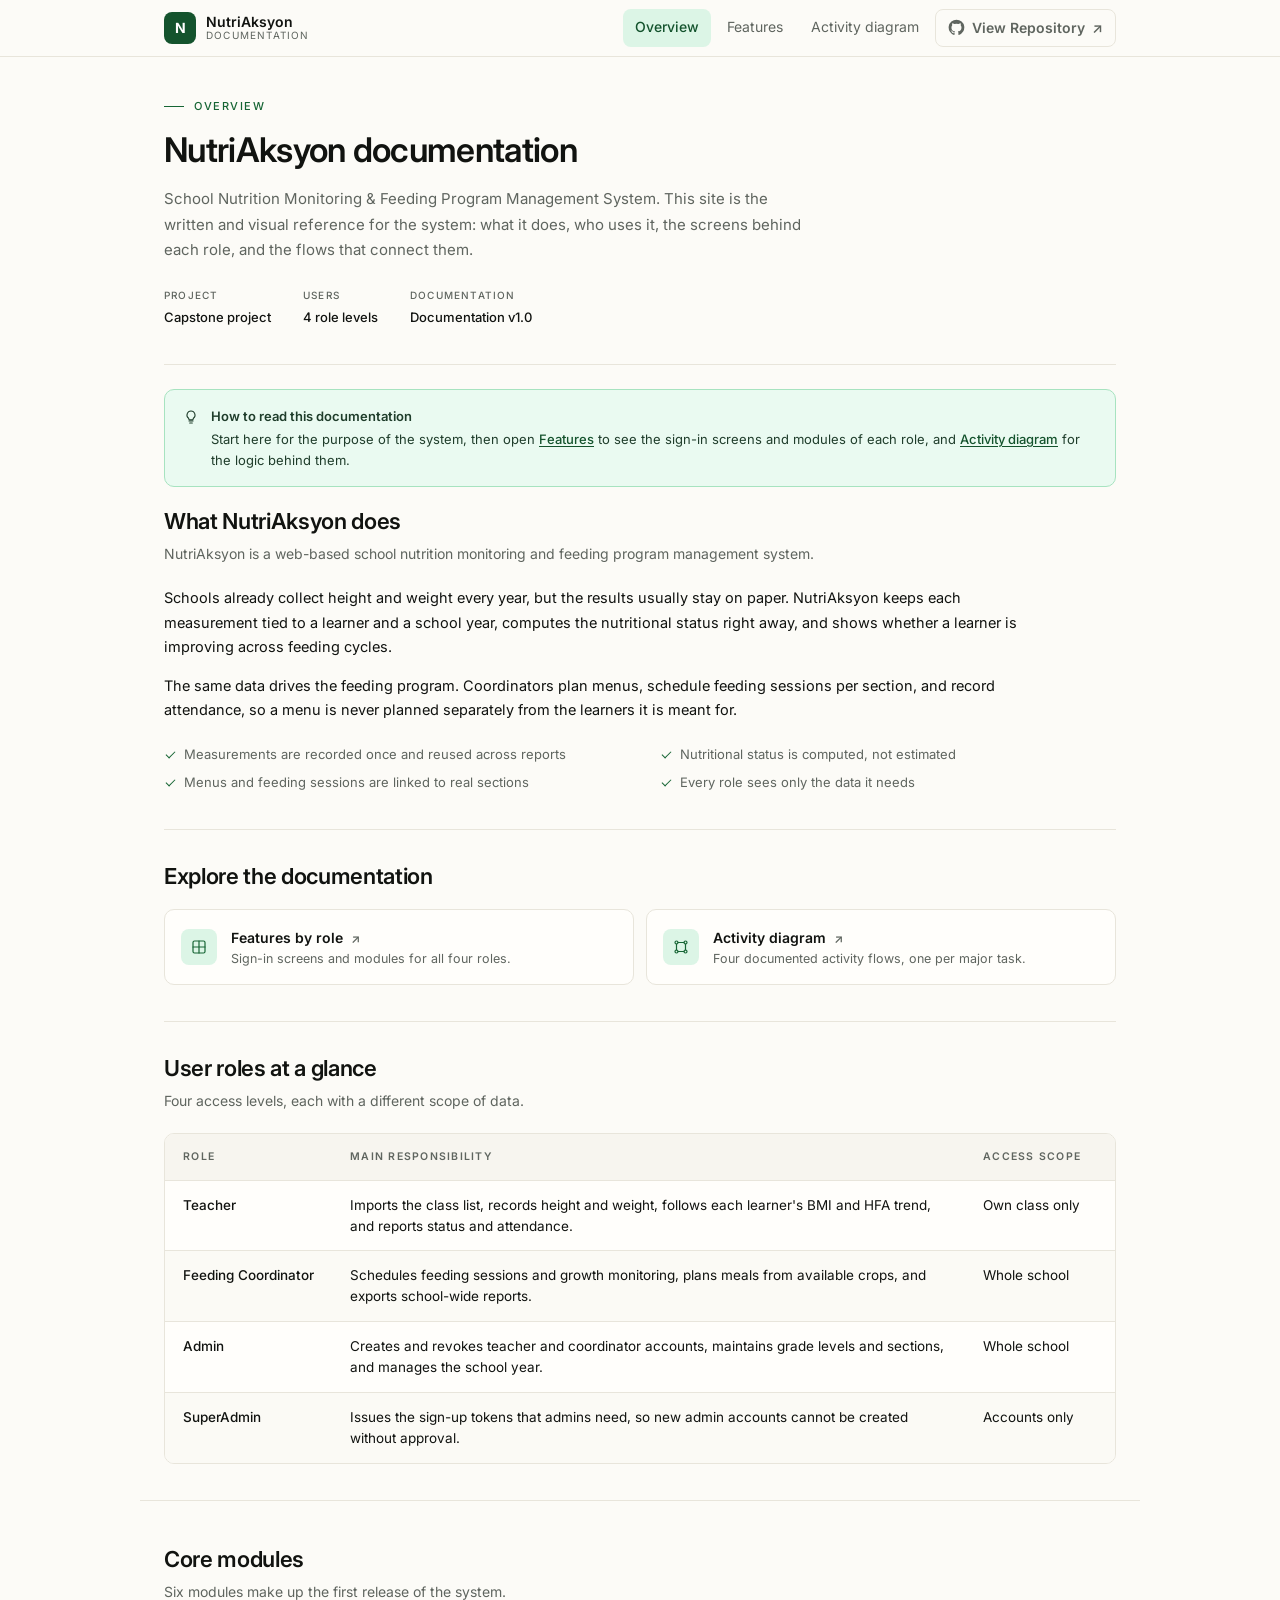
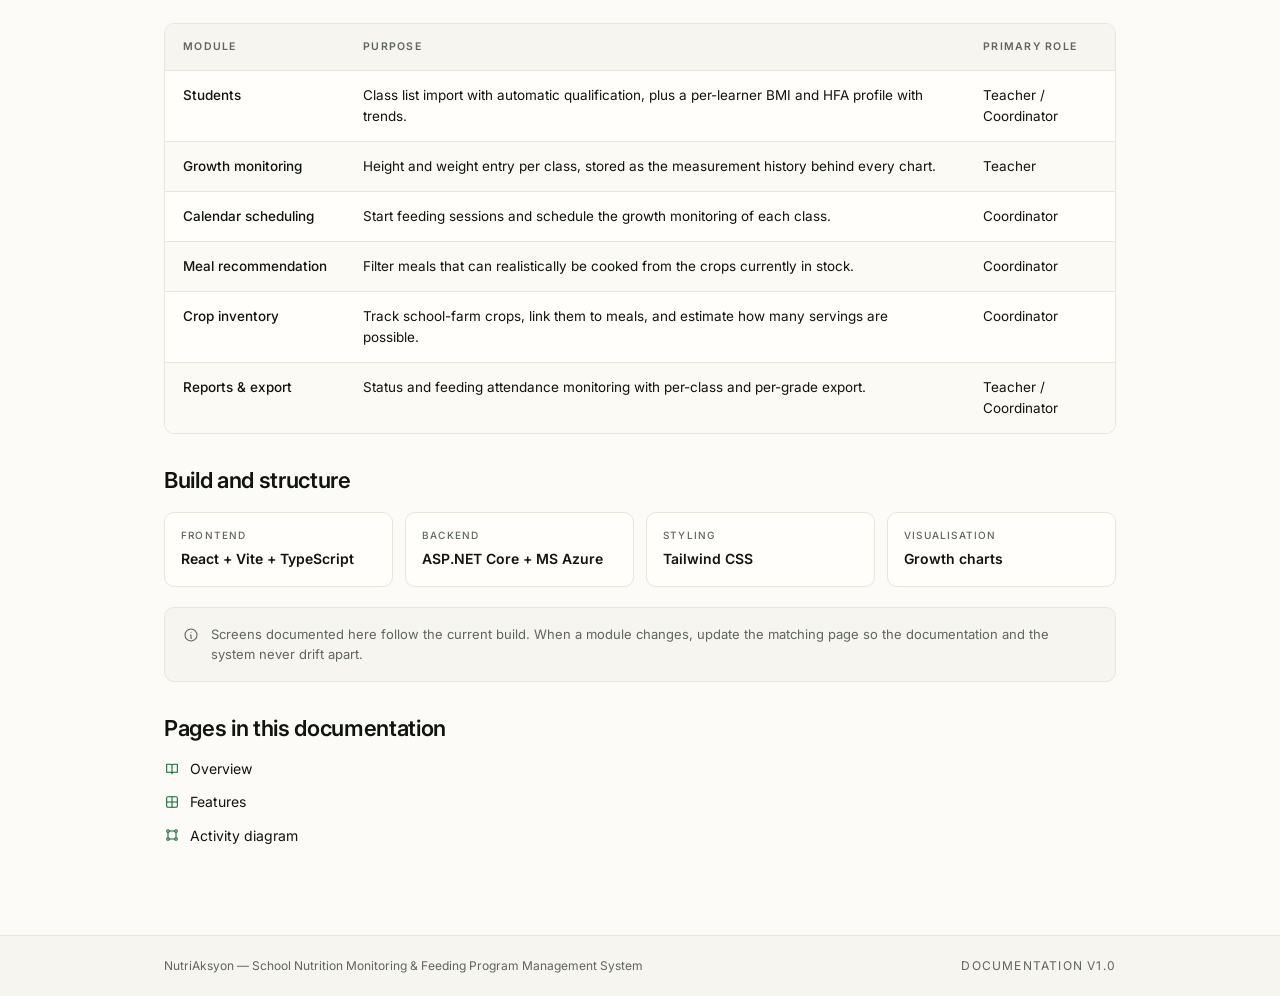
<file: index.html>
<!DOCTYPE html>
<html lang="en">
<head>
  <meta charset="UTF-8">
  <meta name="viewport" content="width=device-width, initial-scale=1">
  <title>NutriAksyon documentation</title>
  <link rel="preconnect" href="https://fonts.googleapis.com">
  <link rel="preconnect" href="https://fonts.gstatic.com" crossorigin>
  <link href="https://fonts.googleapis.com/css2?family=Inter:wght@400;500;600;700&display=swap" rel="stylesheet">
  <link rel="stylesheet" href="assets/css/style.css">
</head>
<body>

  <!-- Header -->
  <header class="site-header">
    <div class="container header-inner">
      <a class="brand" href="index.html">
        <span class="brand-mark">N</span>
        <span class="brand-text">
          <strong>NutriAksyon</strong>
          <small>DOCUMENTATION</small>
        </span>
      </a>
      <nav class="main-nav" aria-label="Documentation">
        <a href="index.html" class="active" aria-current="page">Overview</a>
        <a href="features.html">Features</a>
        <a href="activity-diagram.html">Activity diagram</a>

        <a
          href="https://github.com/spajetty/nutriaksyon"
          class="repo-link"
          target="_blank"
          rel="noopener noreferrer"
        >
          <svg viewBox="0 0 24 24" aria-hidden="true">
            <path fill="currentColor" d="M12 .9a11.1 11.1 0 0 0-3.51 21.63c.55.1.76-.24.76-.53v-2.07c-3.1.67-3.75-1.32-3.75-1.32-.5-1.29-1.24-1.63-1.24-1.63-1.01-.69.08-.68.08-.68 1.12.08 1.71 1.15 1.71 1.15 1 .1.77 2.2 3.2 1.55.1-.72.39-1.21.7-1.49-2.48-.28-5.09-1.24-5.09-5.53 0-1.22.44-2.22 1.15-3-.12-.28-.5-1.42.11-2.96 0 0 .94-.3 3.05 1.14a10.6 10.6 0 0 1 5.55 0c2.11-1.44 3.05-1.14 3.05-1.14.61 1.54.23 2.68.11 2.96.71.78 1.15 1.78 1.15 3 0 4.3-2.62 5.25-5.11 5.52.4.35.75 1.03.75 2.08V22c0 .29.2.64.77.53A11.1 11.1 0 0 0 12 .9z"/>
          </svg>
          <span>View Repository</span>
          <span aria-hidden="true">↗</span>
        </a>
      </nav>
    </div>
  </header>

  <main>
    <!-- Hero -->
    <section class="container hero">
      <p class="eyebrow"><span class="eyebrow-line"></span>OVERVIEW</p>
      <h1>NutriAksyon documentation</h1>
      <p class="lead">School Nutrition Monitoring &amp; Feeding Program Management System. This site is the written and visual reference for the system: what it does, who uses it, the screens behind each role, and the flows that connect them.</p>

      <dl class="meta">
        <div><dt>PROJECT</dt><dd>Capstone project</dd></div>
        <div><dt>USERS</dt><dd>4 role levels</dd></div>
        <div><dt>DOCUMENTATION</dt><dd>Documentation v1.0</dd></div>
      </dl>
      <hr class="rule">

      <div class="callout callout-green">
        <svg class="icon" viewBox="0 0 24 24" aria-hidden="true"><path d="M9 18h6M10 21h4M12 3a6 6 0 0 0-4 10.5c.7.7 1 1.5 1 2.5h6c0-1 .3-1.8 1-2.5A6 6 0 0 0 12 3z"/></svg>
        <div>
          <strong>How to read this documentation</strong>
          <p>Start here for the purpose of the system, then open <a href="features.html">Features</a> to see the sign-in screens and modules of each role, and <a href="activity-diagram.html">Activity diagram</a> for the logic behind them.</p>
        </div>
      </div>
    </section>

    <!-- What it does -->
    <section class="container section">
      <h2>What NutriAksyon does</h2>
      <p class="sub">NutriAksyon is a web-based school nutrition monitoring and feeding program management system.</p>
      <p>Schools already collect height and weight every year, but the results usually stay on paper. NutriAksyon keeps each measurement tied to a learner and a school year, computes the nutritional status right away, and shows whether a learner is improving across feeding cycles.</p>
      <p>The same data drives the feeding program. Coordinators plan menus, schedule feeding sessions per section, and record attendance, so a menu is never planned separately from the learners it is meant for.</p>
      <ul class="checks">
        <li>Measurements are recorded once and reused across reports</li>
        <li>Nutritional status is computed, not estimated</li>
        <li>Menus and feeding sessions are linked to real sections</li>
        <li>Every role sees only the data it needs</li>
      </ul>
      <hr class="rule">
    </section>

    <!-- Explore -->
    <section class="container section">
      <h2>Explore the documentation</h2>
      <div class="cards-2">
        <a class="card link-card" href="features.html">
          <span class="tile"><svg viewBox="0 0 24 24" aria-hidden="true"><rect x="4" y="4" width="16" height="16" rx="2"/><path d="M4 12h16M12 4v16"/></svg></span>
          <span>
            <strong>Features by role <em class="ext">&#8599;</em></strong>
            <small>Sign-in screens and modules for all four roles.</small>
          </span>
        </a>
        <a class="card link-card" href="activity-diagram.html">
          <span class="tile"><svg viewBox="0 0 24 24" aria-hidden="true"><circle cx="6" cy="6" r="2"/><circle cx="18" cy="6" r="2"/><circle cx="6" cy="18" r="2"/><circle cx="18" cy="18" r="2"/><path d="M8 6h8M6 8v8M18 8v8M8 18h8"/></svg></span>
          <span>
            <strong>Activity diagram <em class="ext">&#8599;</em></strong>
            <small>Four documented activity flows, one per major task.</small>
          </span>
        </a>
      </div>
      <hr class="rule">
    </section>

    <!-- Roles -->
    <section class="container section">
      <h2>User roles at a glance</h2>
      <p class="sub">Four access levels, each with a different scope of data.</p>
      <div class="table-wrap">
        <table>
          <thead><tr><th>ROLE</th><th>MAIN RESPONSIBILITY</th><th>ACCESS SCOPE</th></tr></thead>
          <tbody>
            <tr><td>Teacher</td><td>Imports the class list, records height and weight, follows each learner's BMI and HFA trend, and reports status and attendance.</td><td>Own class only</td></tr>
            <tr><td>Feeding Coordinator</td><td>Schedules feeding sessions and growth monitoring, plans meals from available crops, and exports school-wide reports.</td><td>Whole school</td></tr>
            <tr><td>Admin</td><td>Creates and revokes teacher and coordinator accounts, maintains grade levels and sections, and manages the school year.</td><td>Whole school</td></tr>
            <tr><td>SuperAdmin</td><td>Issues the sign-up tokens that admins need, so new admin accounts cannot be created without approval.</td><td>Accounts only</td></tr>
          </tbody>
        </table>
      </div>
    </section>

    <!-- Modules -->
    <section class="container section divided">
      <h2>Core modules</h2>
      <p class="sub">Six modules make up the first release of the system.</p>
      <div class="table-wrap">
        <table>
          <thead><tr><th>MODULE</th><th>PURPOSE</th><th>PRIMARY ROLE</th></tr></thead>
          <tbody>
            <tr><td>Students</td><td>Class list import with automatic qualification, plus a per-learner BMI and HFA profile with trends.</td><td>Teacher / Coordinator</td></tr>
            <tr><td>Growth monitoring</td><td>Height and weight entry per class, stored as the measurement history behind every chart.</td><td>Teacher</td></tr>
            <tr><td>Calendar scheduling</td><td>Start feeding sessions and schedule the growth monitoring of each class.</td><td>Coordinator</td></tr>
            <tr><td>Meal recommendation</td><td>Filter meals that can realistically be cooked from the crops currently in stock.</td><td>Coordinator</td></tr>
            <tr><td>Crop inventory</td><td>Track school-farm crops, link them to meals, and estimate how many servings are possible.</td><td>Coordinator</td></tr>
            <tr><td>Reports &amp; export</td><td>Status and feeding attendance monitoring with per-class and per-grade export.</td><td>Teacher / Coordinator</td></tr>
          </tbody>
        </table>
      </div>
    </section>

    <!-- Build -->
    <section class="container section">
      <h2>Build and structure</h2>
      <div class="cards-4">
        <div class="card stat"><small>FRONTEND</small><strong>React + Vite + TypeScript</strong></div>
        <div class="card stat"><small>BACKEND</small><strong>ASP.NET Core + MS Azure</strong></div>
        <div class="card stat"><small>STYLING</small><strong>Tailwind CSS</strong></div>
        <div class="card stat"><small>VISUALISATION</small><strong>Growth charts</strong></div>
      </div>
      <div class="callout callout-plain">
        <svg class="icon" viewBox="0 0 24 24" aria-hidden="true"><circle cx="12" cy="12" r="9"/><path d="M12 8v.01M11 12h1v5h1"/></svg>
        <p>Screens documented here follow the current build. When a module changes, update the matching page so the documentation and the system never drift apart.</p>
      </div>
    </section>

    <!-- Pages -->
    <section class="container section">
      <h2>Pages in this documentation</h2>
      <ul class="pages">
        <li><a href="index.html"><svg viewBox="0 0 24 24" aria-hidden="true"><path d="M4 5h6a2 2 0 0 1 2 2v12a2 2 0 0 0-2-2H4zM20 5h-6a2 2 0 0 0-2 2v12a2 2 0 0 1 2-2h6z"/></svg>Overview</a></li>
        <li><a href="features.html"><svg viewBox="0 0 24 24" aria-hidden="true"><rect x="4" y="4" width="16" height="16" rx="2"/><path d="M4 12h16M12 4v16"/></svg>Features</a></li>
        <li><a href="activity-diagram.html"><svg viewBox="0 0 24 24" aria-hidden="true"><circle cx="6" cy="6" r="2"/><circle cx="18" cy="6" r="2"/><circle cx="6" cy="18" r="2"/><circle cx="18" cy="18" r="2"/><path d="M8 6h8M6 8v8M18 8v8M8 18h8"/></svg>Activity diagram</a></li>
      </ul>
    </section>
  </main>

  <footer class="site-footer">
    <div class="container footer-inner">
      <span>NutriAksyon — School Nutrition Monitoring &amp; Feeding Program Management System</span>
      <span class="ver">DOCUMENTATION V1.0</span>
    </div>
  </footer>

  <script src="assets/js/main.js"></script>
</body>
</html>
</file>
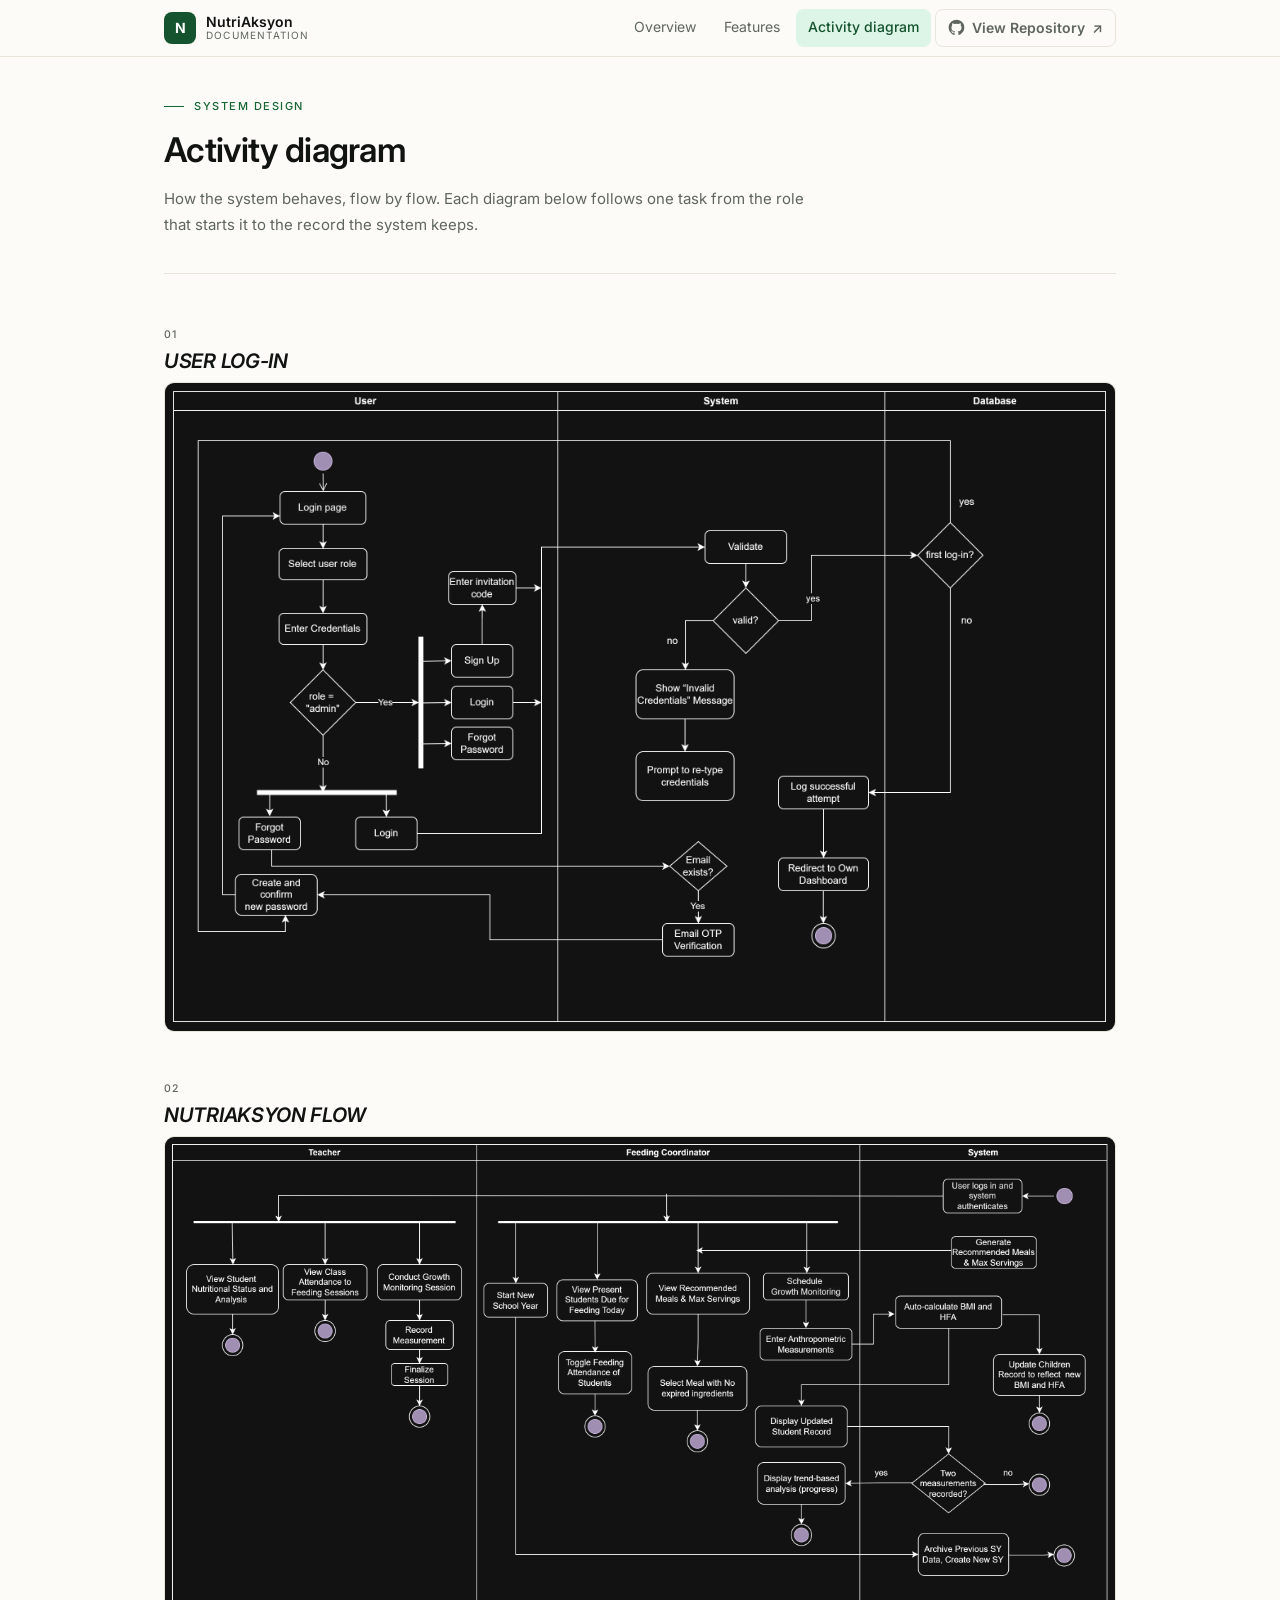
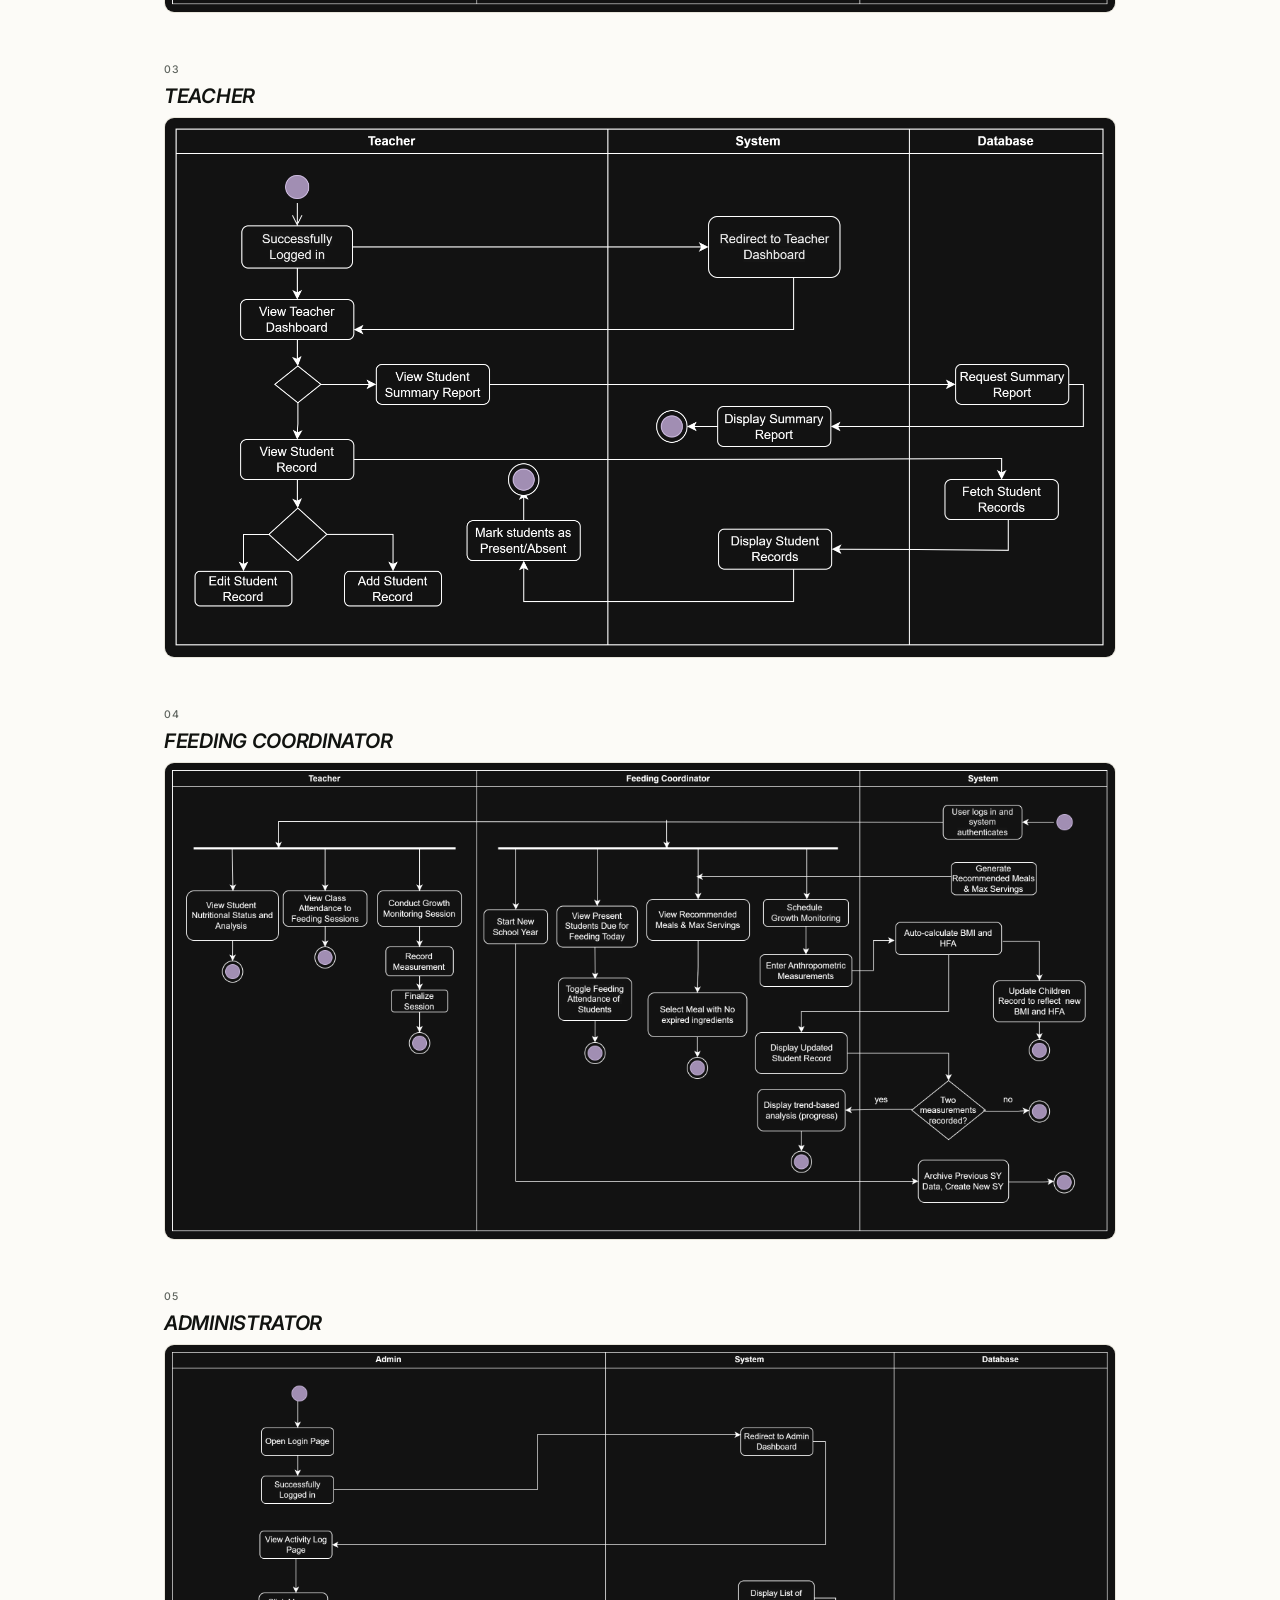
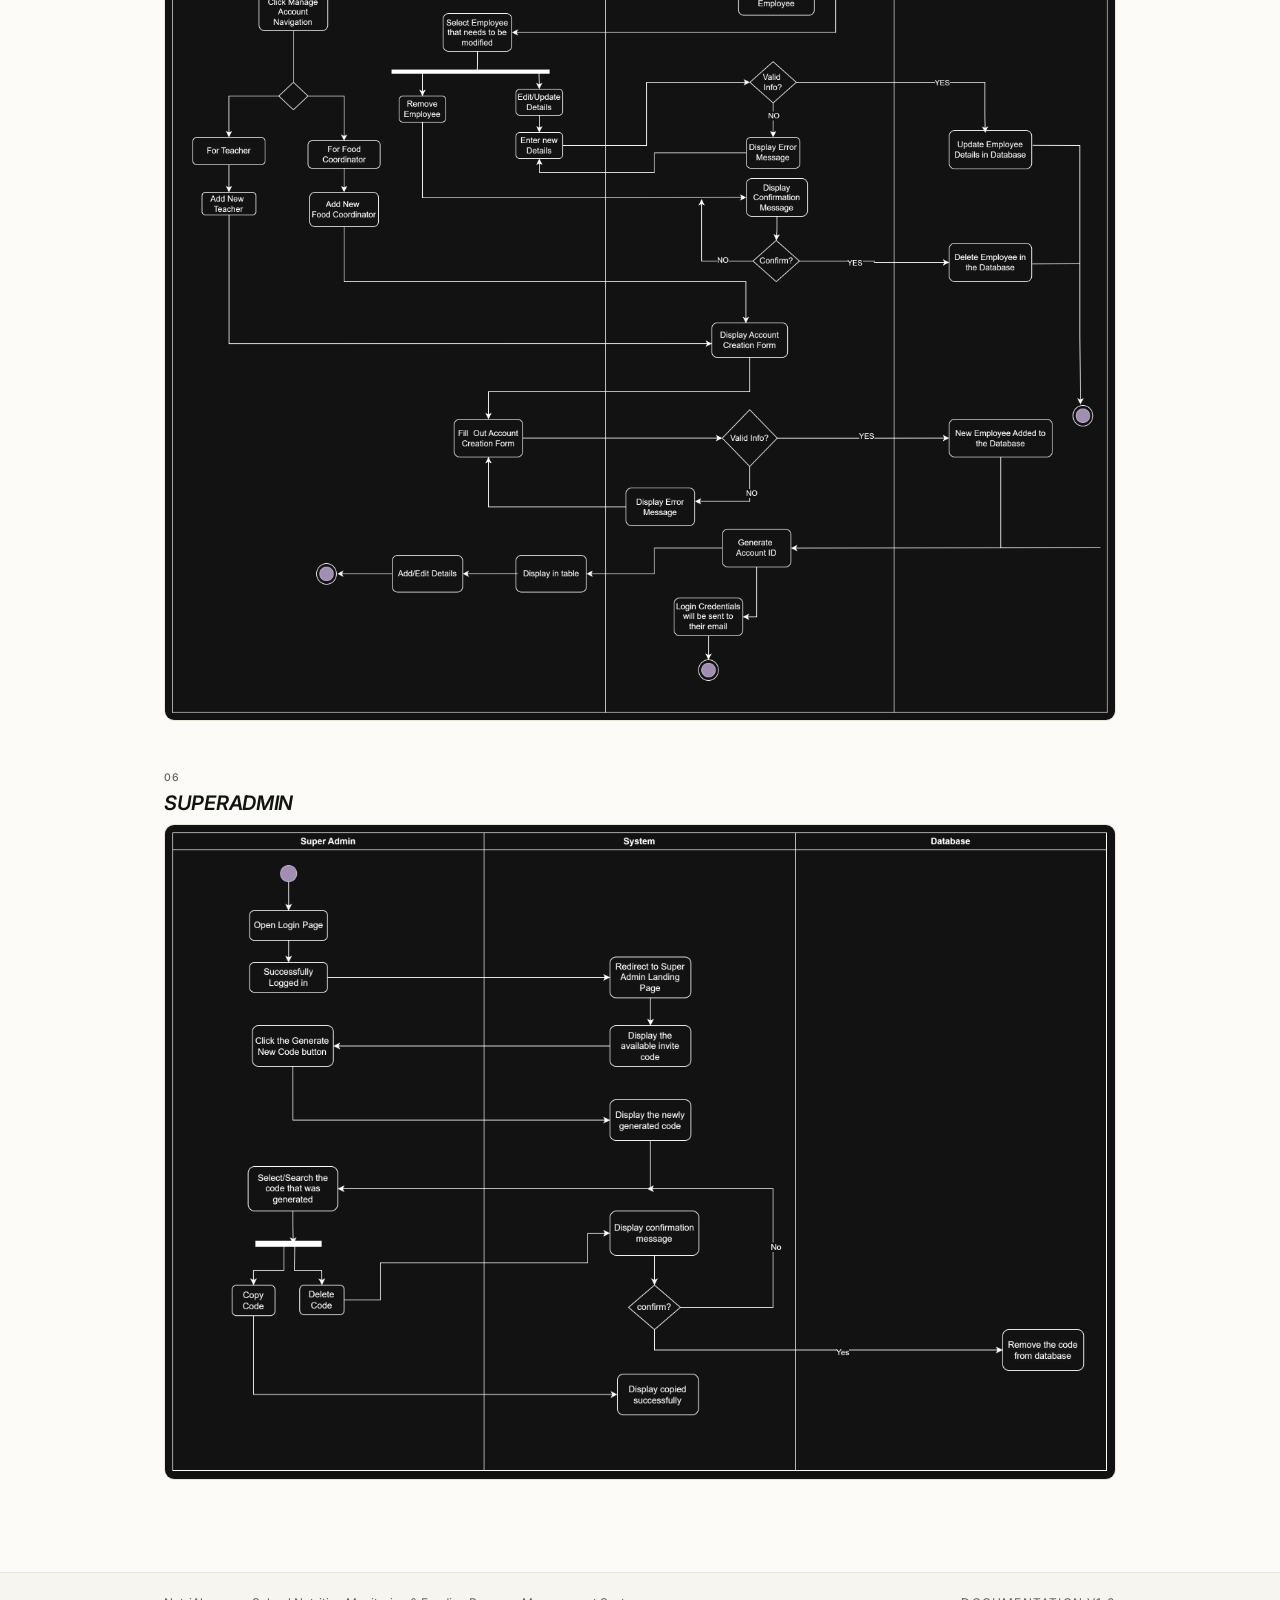
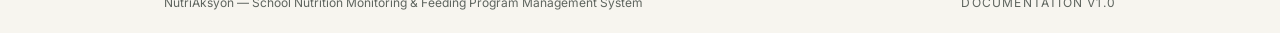
<file: activity-diagram.html>
<!DOCTYPE html>
<html lang="en">
<head>
  <meta charset="UTF-8">
  <meta name="viewport" content="width=device-width, initial-scale=1">
  <title>Activity diagram · NutriAksyon documentation</title>
  <link rel="preconnect" href="https://fonts.googleapis.com">
  <link rel="preconnect" href="https://fonts.gstatic.com" crossorigin>
  <link href="https://fonts.googleapis.com/css2?family=Inter:wght@400;500;600;700&display=swap" rel="stylesheet">
  <link rel="stylesheet" href="assets/css/style.css">
</head>
<body>

  <header class="site-header">
    <div class="container header-inner">
      <a class="brand" href="index.html">
        <span class="brand-mark">N</span>
        <span class="brand-text">
          <strong>NutriAksyon</strong>
          <small>DOCUMENTATION</small>
        </span>
      </a>
      <nav class="main-nav" aria-label="Documentation">
        <a href="index.html">Overview</a>
        <a href="features.html">Features</a>
        <a href="activity-diagram.html" class="active" aria-current="page">Activity diagram</a>
        <a
          href="https://github.com/spajetty/nutriaksyon"
          class="repo-link"
          target="_blank"
          rel="noopener noreferrer"
        >
          <svg viewBox="0 0 24 24" aria-hidden="true">
            <path fill="currentColor" d="M12 .9a11.1 11.1 0 0 0-3.51 21.63c.55.1.76-.24.76-.53v-2.07c-3.1.67-3.75-1.32-3.75-1.32-.5-1.29-1.24-1.63-1.24-1.63-1.01-.69.08-.68.08-.68 1.12.08 1.71 1.15 1.71 1.15 1 .1.77 2.2 3.2 1.55.1-.72.39-1.21.7-1.49-2.48-.28-5.09-1.24-5.09-5.53 0-1.22.44-2.22 1.15-3-.12-.28-.5-1.42.11-2.96 0 0 .94-.3 3.05 1.14a10.6 10.6 0 0 1 5.55 0c2.11-1.44 3.05-1.14 3.05-1.14.61 1.54.23 2.68.11 2.96.71.78 1.15 1.78 1.15 3 0 4.3-2.62 5.25-5.11 5.52.4.35.75 1.03.75 2.08V22c0 .29.2.64.77.53A11.1 11.1 0 0 0 12 .9z"/>
          </svg>
          <span>View Repository</span>
          <span aria-hidden="true">↗</span>
        </a>
      </nav>
    </div>
  </header>

  <main>
    <section class="container hero">
      <p class="eyebrow"><span class="eyebrow-line"></span>SYSTEM DESIGN</p>
      <h1>Activity diagram</h1>
      <p class="lead">
        How the system behaves, flow by flow. Each diagram below follows one task from the role that starts it to the record the system keeps.
      </p>
      <hr class="rule">
    </section>

    <!--
      To use a real diagram: replace the <div class="placeholder"> inside a
      figure with  <img src="assets/images/your-file.png" alt="...">
    -->

    <section class="container flow">
      <span class="flow-num">01</span>
      <strong><em><h2>USER LOG-IN</h2></em></strong>
      <figure class="diagram">
        <img src="assets/images/act-diagram/user-login.png" alt="User log-in" loading="lazy">
      </figure>
    </section>

    <section class="container flow">
      <span class="flow-num">02</span>
      <strong><em><h2>NUTRIAKSYON FLOW</h2></em></strong>
      <figure class="diagram">
        <img src="assets/images/act-diagram/nutriaksyon-process.png" alt="NutriAksyon Process" loading="lazy">
      </figure>
    </section>

    <section class="container flow">
      <span class="flow-num">03</span>
      <strong><em><h2>TEACHER</h2></em></strong>
      <figure class="diagram">
        <img src="assets/images/act-diagram/teacher-process.png" alt="Teacher Process" loading="lazy">
      </figure>
    </section>

    <section class="container flow">
      <span class="flow-num">04</span>
      <strong><em><h2>FEEDING COORDINATOR</h2></em></strong>
      <figure class="diagram">
        <img src="assets/images/act-diagram/coor-process.png" alt="Feeding Coordinator Process" loading="lazy">
      </figure>
    </section>

    <section class="container flow">
      <span class="flow-num">05</span>
      <strong><em><h2>ADMINISTRATOR</h2></em></strong>
      <figure class="diagram">
        <img src="assets/images/act-diagram/admin-process.png" alt="Admin process" loading="lazy">
      </figure>
    </section>

    <section class="container flow">
      <span class="flow-num">06</span>
      <strong><em><h2>SUPERADMIN</h2></em></strong>
      <figure class="diagram">
        <img src="assets/images/act-diagram/superadmin-process.png" alt="Superadmin process" loading="lazy">
      </figure>
    </section>
  </main>

  <footer class="site-footer">
    <div class="container footer-inner">
      <span>NutriAksyon — School Nutrition Monitoring &amp; Feeding Program Management System</span>
      <span class="ver">DOCUMENTATION V1.0</span>
    </div>
  </footer>

  <script src="assets/js/main.js"></script>
</body>
</html>
</file>
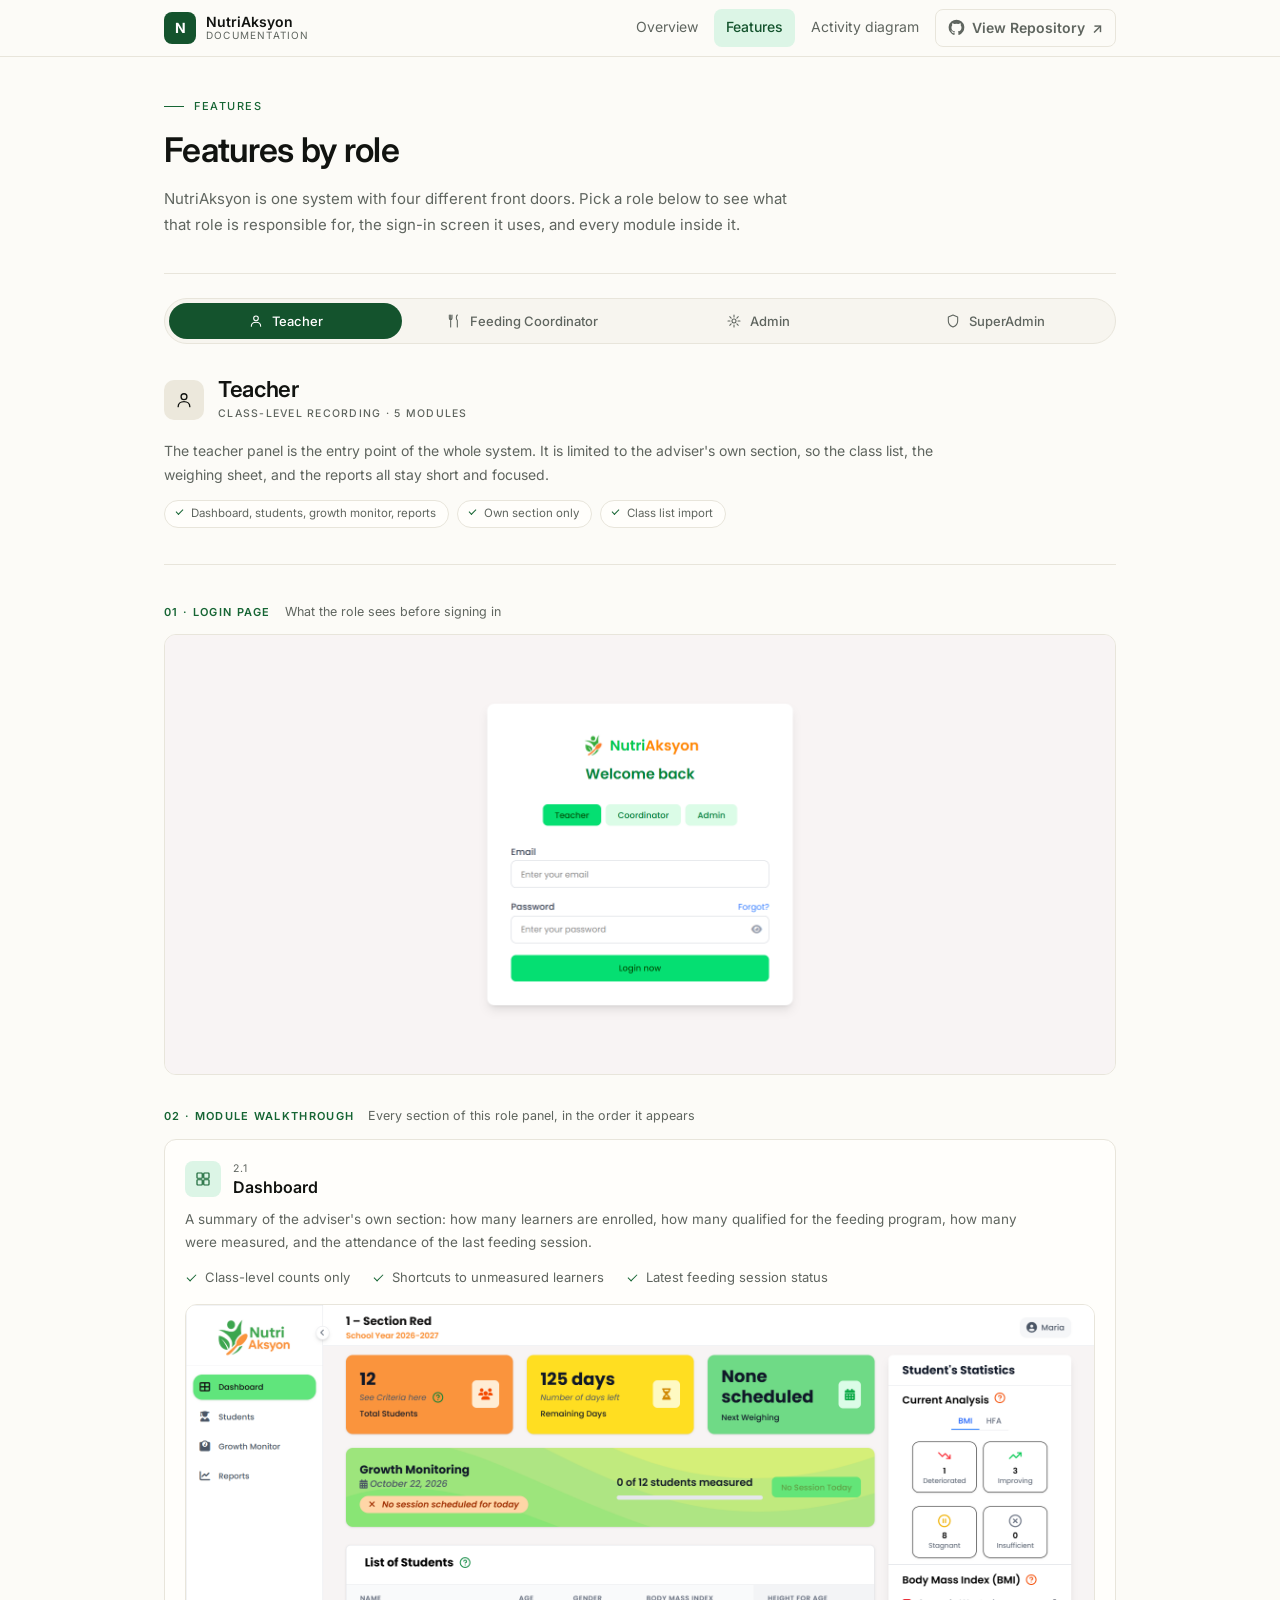
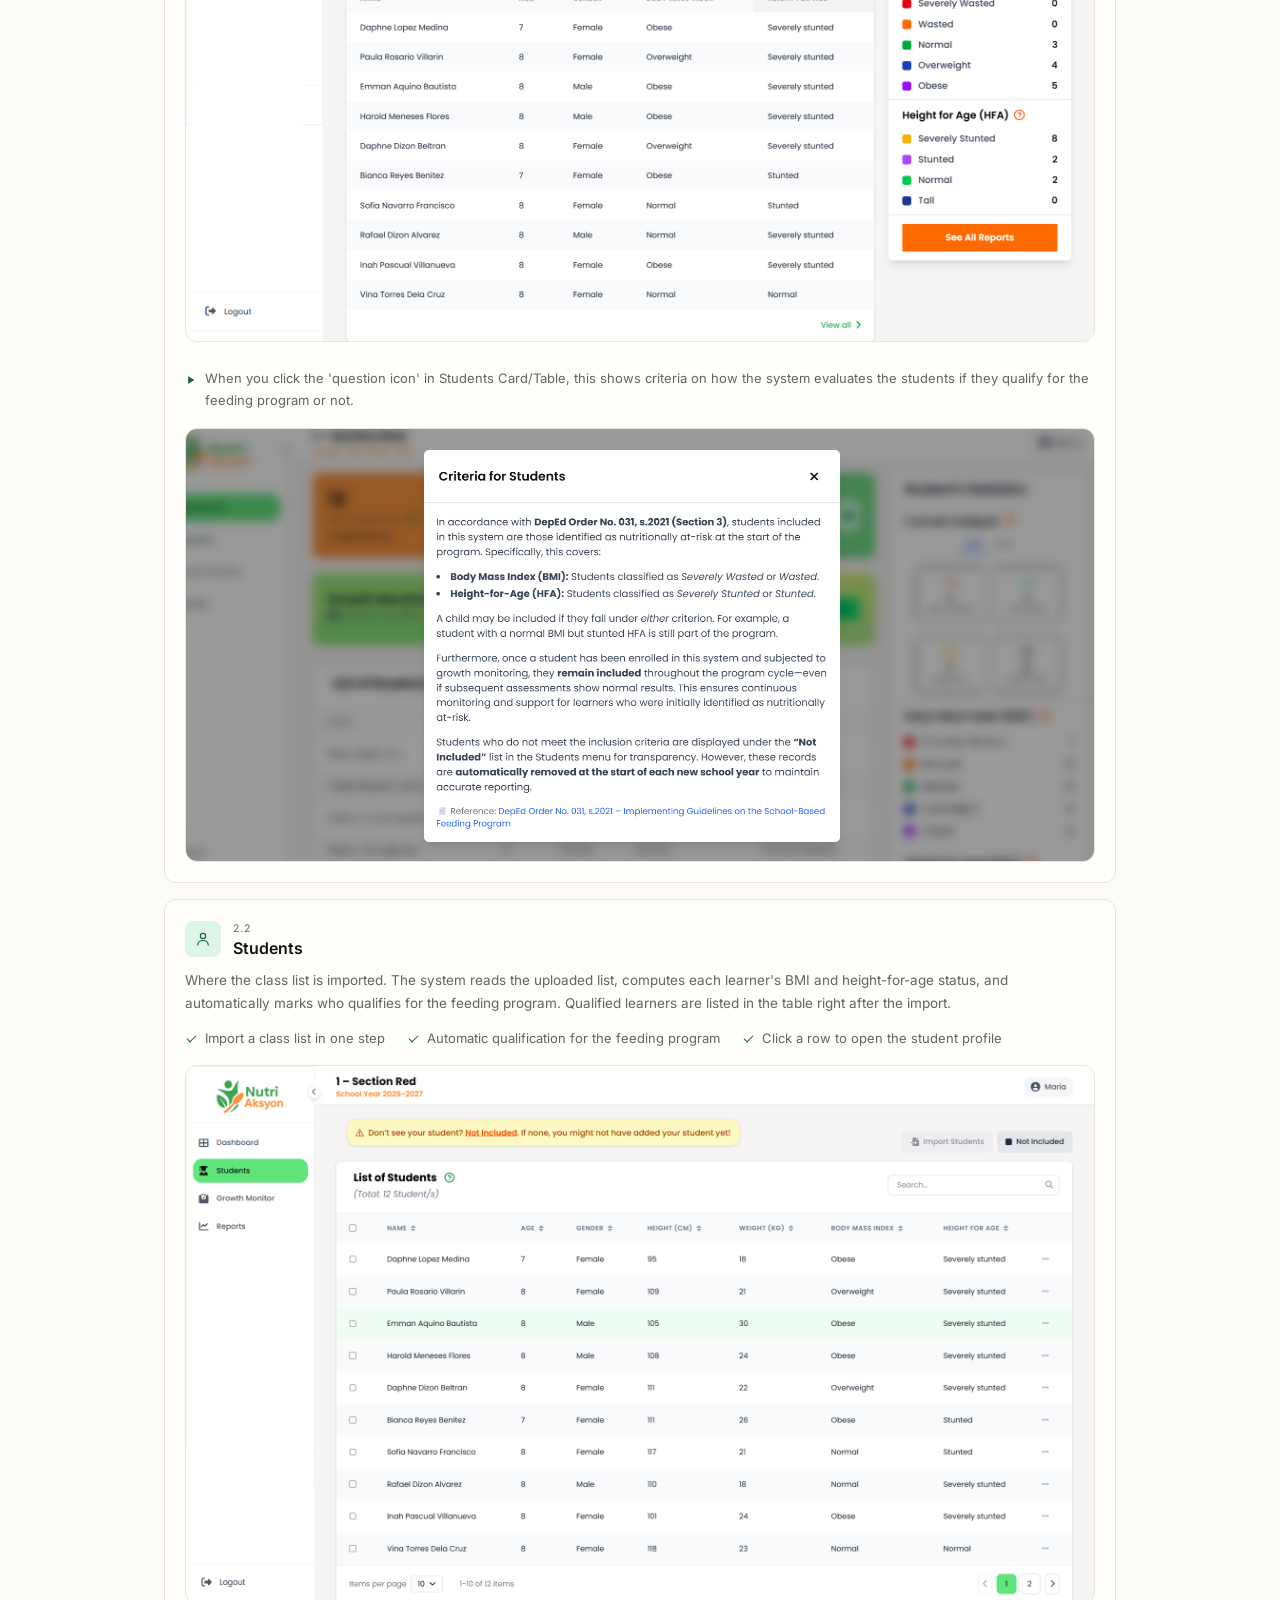
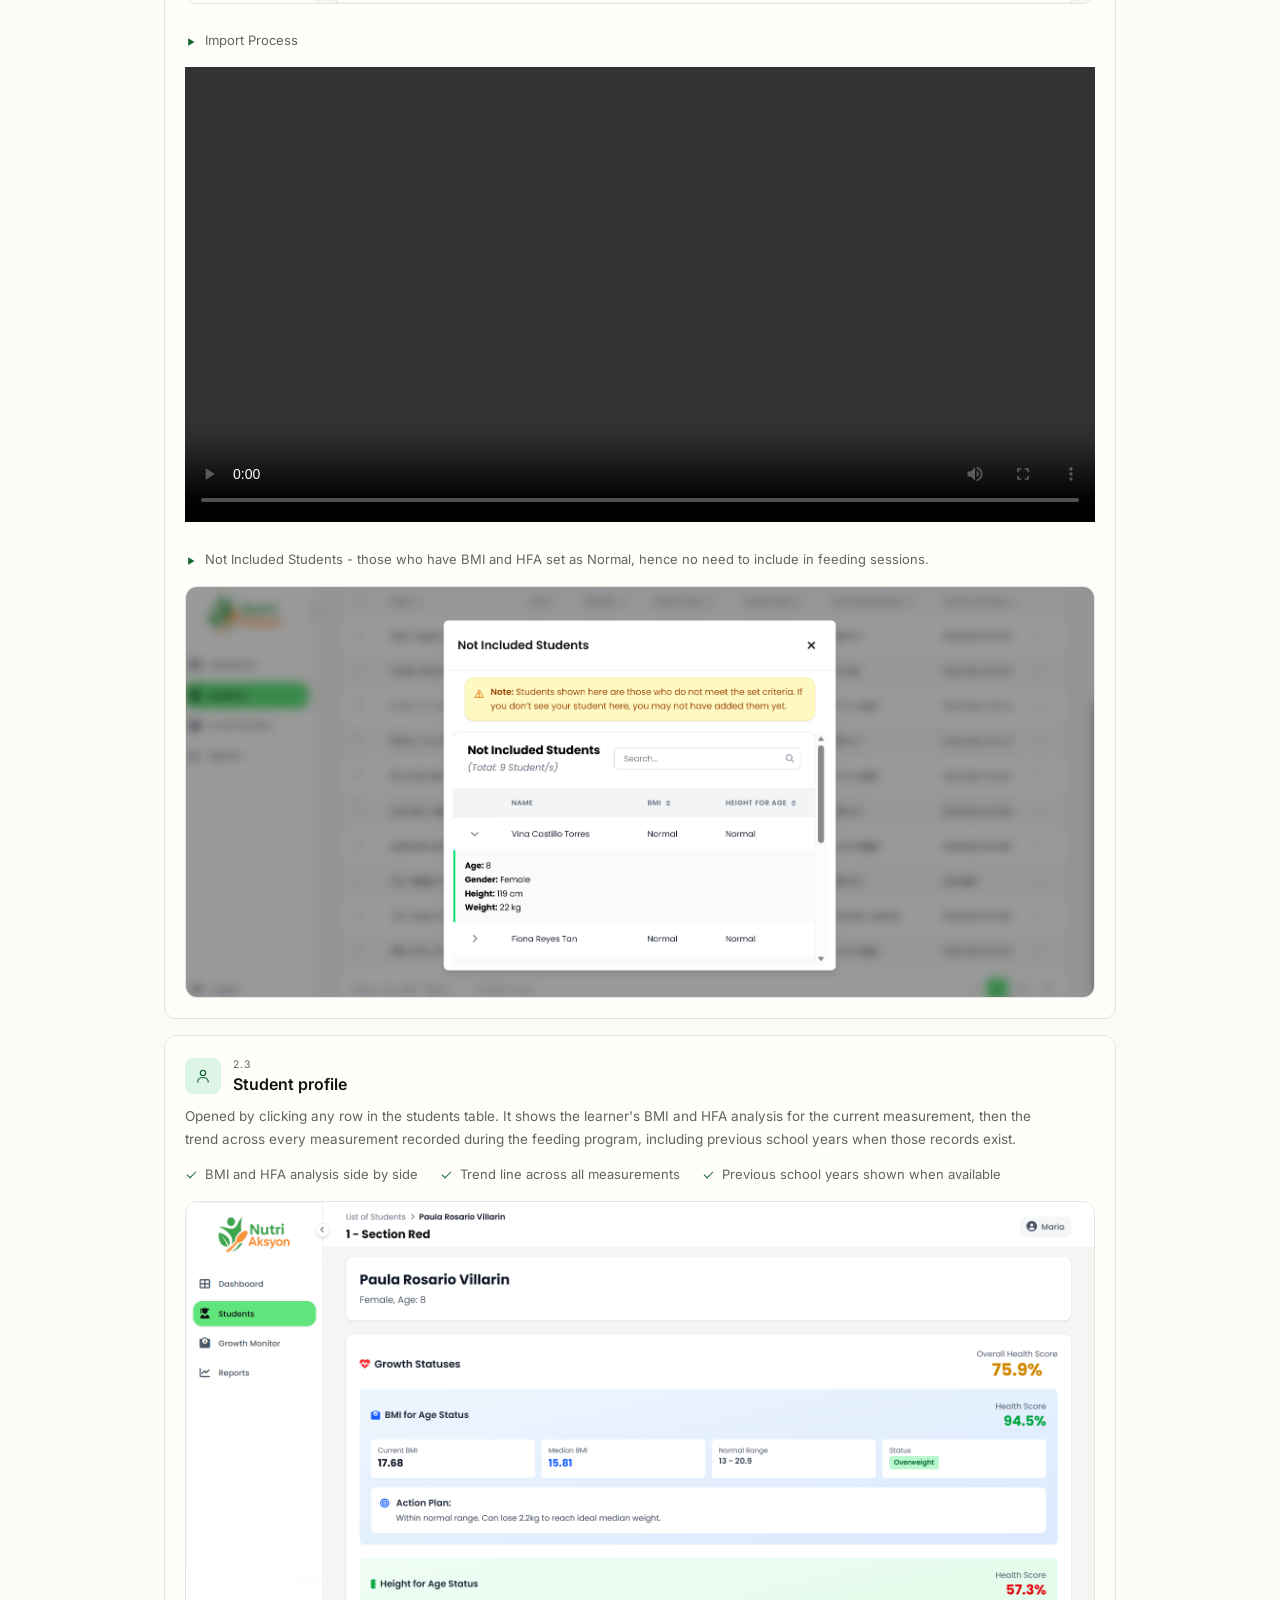
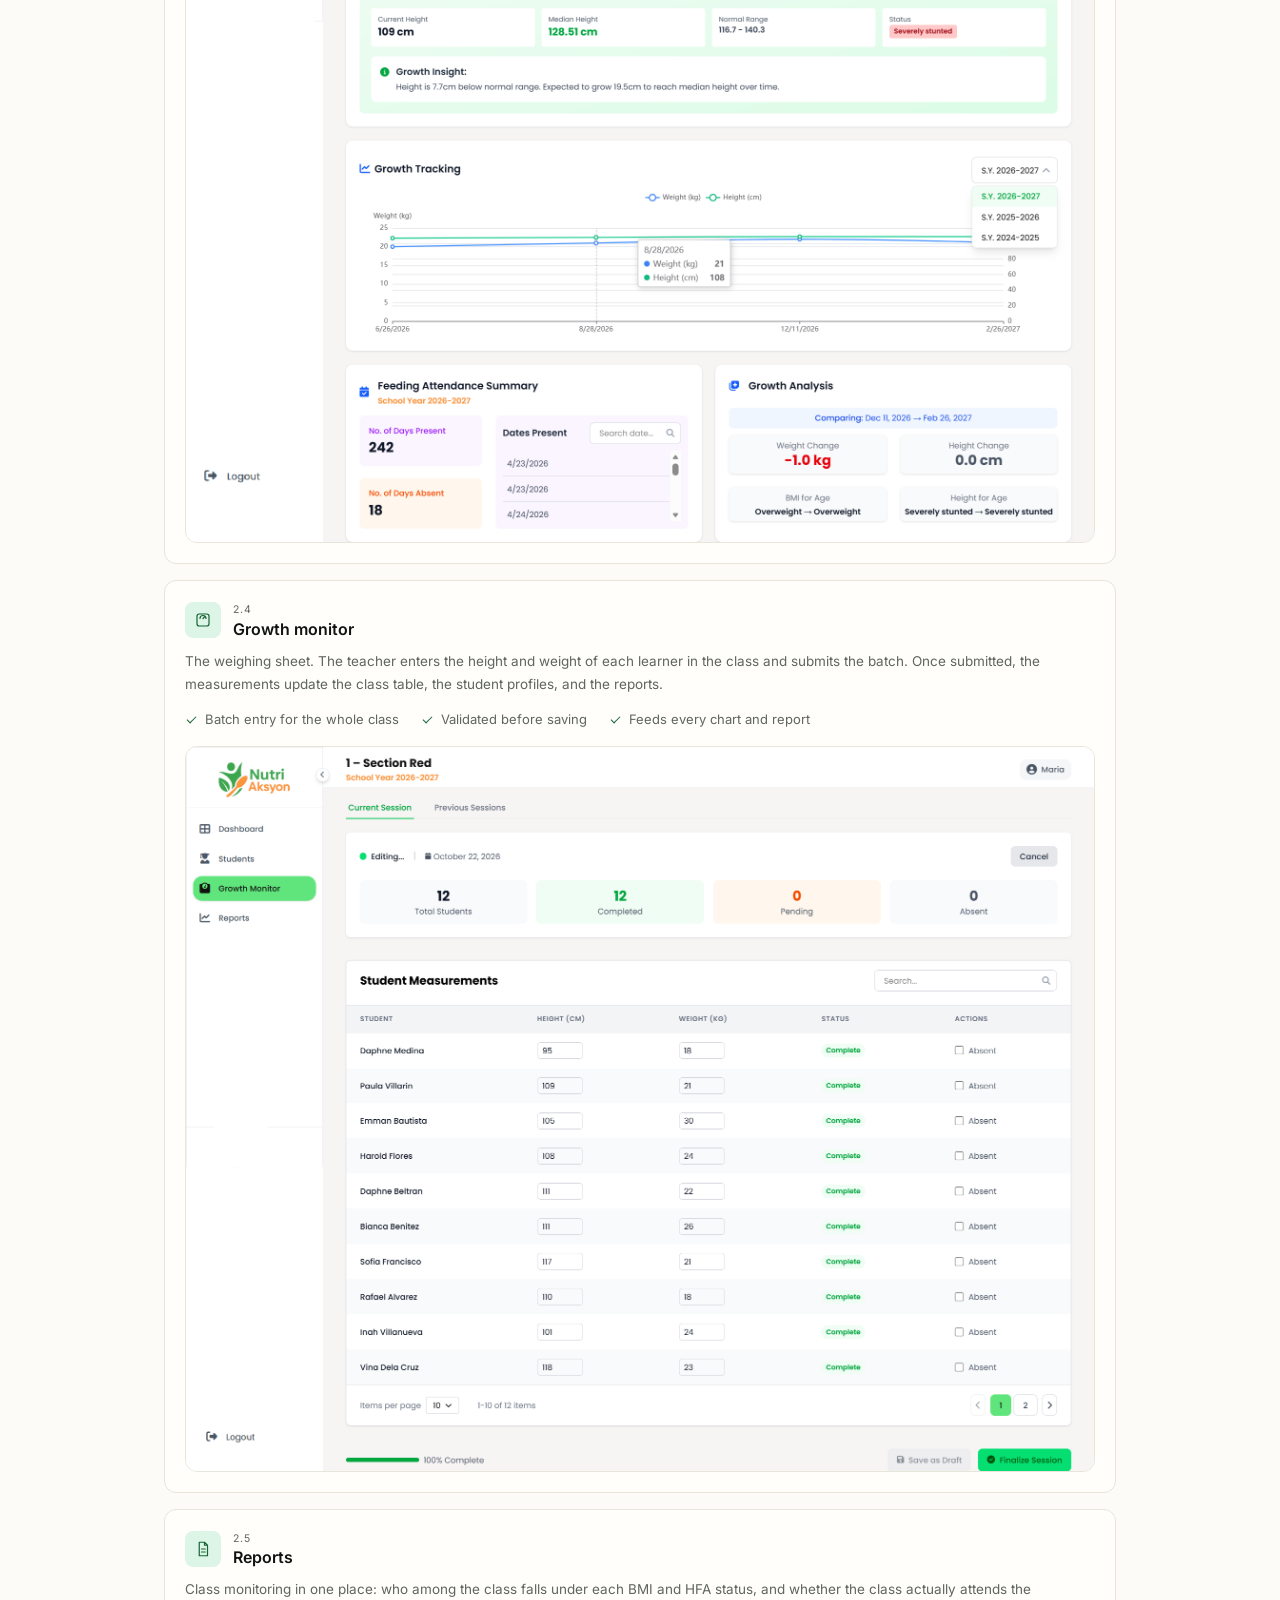
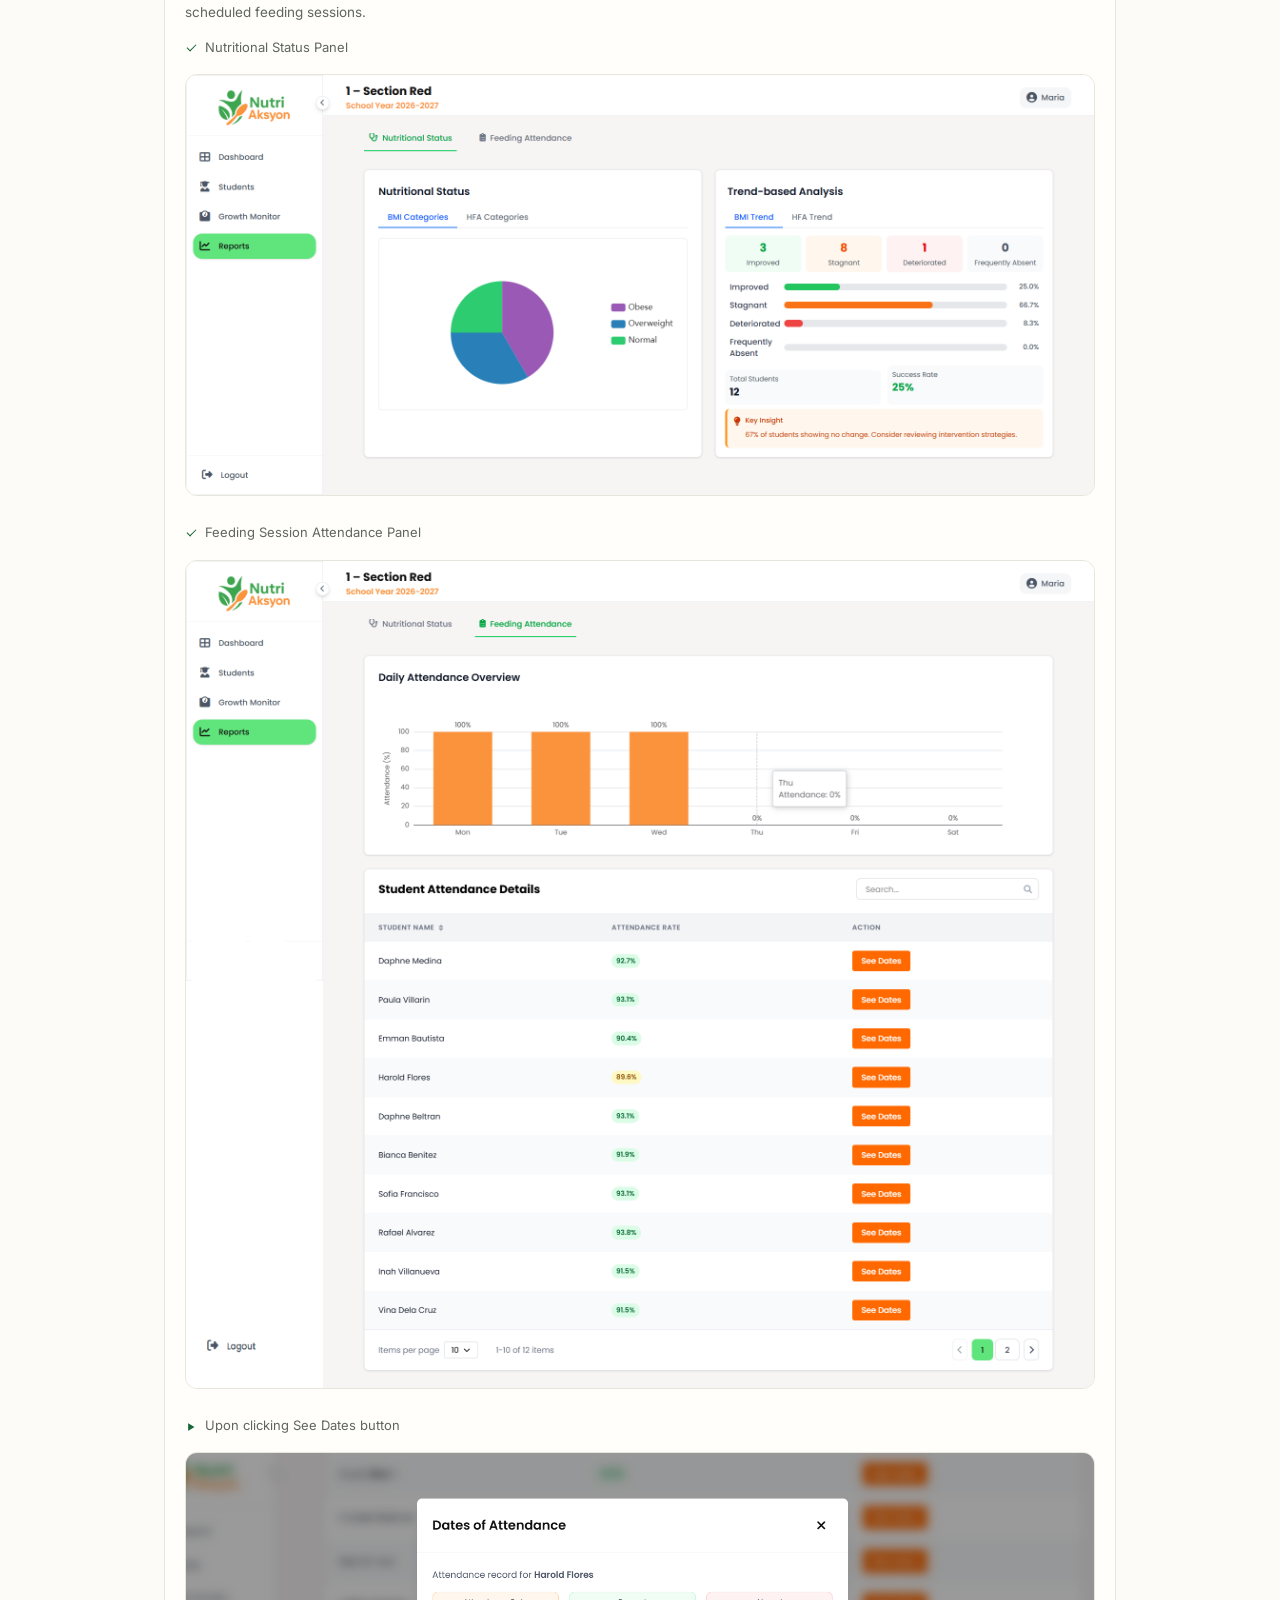
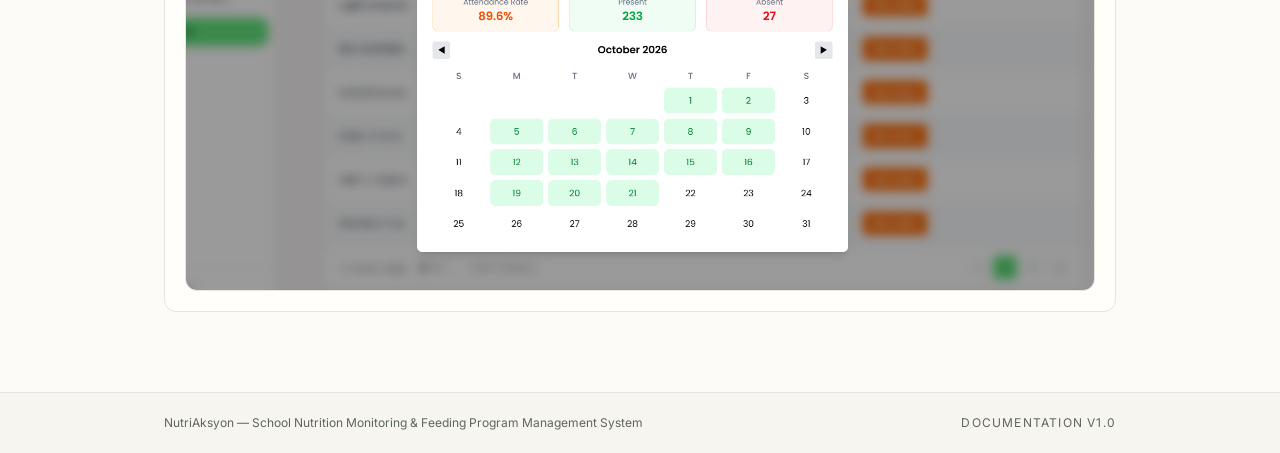
<file: features.html>
<!DOCTYPE html>
<html lang="en">
<head>
  <meta charset="UTF-8">
  <meta name="viewport" content="width=device-width, initial-scale=1">
  <title>Features by role · NutriAksyon documentation</title>
  <link rel="preconnect" href="https://fonts.googleapis.com">
  <link rel="preconnect" href="https://fonts.gstatic.com" crossorigin>
  <link href="https://fonts.googleapis.com/css2?family=Inter:wght@400;500;600;700&display=swap" rel="stylesheet">
  <link rel="stylesheet" href="assets/css/style.css">
</head>
<body>
  <svg width="0" height="0" style="position:absolute" aria-hidden="true"><defs>
<symbol id="i-user" viewBox="0 0 24 24"><circle cx="12" cy="8" r="3.5"/><path d="M5 20c0-3.5 3-6 7-6s7 2.5 7 6"/></symbol>
<symbol id="i-grid" viewBox="0 0 24 24"><rect x="4" y="4" width="7" height="7" rx="1"/><rect x="13" y="4" width="7" height="7" rx="1"/><rect x="4" y="13" width="7" height="7" rx="1"/><rect x="13" y="13" width="7" height="7" rx="1"/></symbol>
<symbol id="i-scale" viewBox="0 0 24 24"><rect x="4" y="4" width="16" height="16" rx="3"/><path d="M8 10a4 4 0 0 1 8 0M12 10l2-2"/></symbol>
<symbol id="i-file" viewBox="0 0 24 24"><path d="M7 3h7l4 4v14H7zM14 3v4h4M10 12h5M10 16h5"/></symbol>
<symbol id="i-utensils" viewBox="0 0 24 24"><path d="M7 3v8M5 3v5a2 2 0 0 0 4 0V3M7 11v10M17 3c-2 2-2 6 0 8v10"/></symbol>
<symbol id="i-gear" viewBox="0 0 24 24"><circle cx="12" cy="12" r="3"/><path d="M12 3v3M12 18v3M3 12h3M18 12h3M5.6 5.6l2.1 2.1M16.3 16.3l2.1 2.1M18.4 5.6l-2.1 2.1M7.7 16.3l-2.1 2.1"/></symbol>
<symbol id="i-shield" viewBox="0 0 24 24"><path d="M12 3l7 3v6c0 4.5-3 7.5-7 9-4-1.5-7-4.5-7-9V6z"/></symbol>
<symbol id="i-image" viewBox="0 0 24 24"><rect x="4" y="5" width="16" height="14" rx="2"/><circle cx="9" cy="10" r="1.5"/><path d="m5 17 5-4 4 3 2-2 3 3"/></symbol>
<symbol id="i-lock" viewBox="0 0 24 24"><rect x="6" y="11" width="12" height="9" rx="2"/><path d="M9 11V8a3 3 0 0 1 6 0v3"/></symbol>
<symbol id="i-mail" viewBox="0 0 24 24"><rect x="4" y="6" width="16" height="12" rx="2"/><path d="m4 8 8 6 8-6"/></symbol>
</defs></svg>

  <header class="site-header">
    <div class="container header-inner">
      <a class="brand" href="index.html">
        <span class="brand-mark">N</span>
        <span class="brand-text"><strong>NutriAksyon</strong><small>DOCUMENTATION</small></span>
      </a>
      <nav class="main-nav" aria-label="Documentation">
        <a href="index.html">Overview</a>
        <a href="features.html" class="active" aria-current="page">Features</a>
        <a href="activity-diagram.html">Activity diagram</a>
        <a
          href="https://github.com/spajetty/nutriaksyon"
          class="repo-link"
          target="_blank"
          rel="noopener noreferrer"
        >
          <svg viewBox="0 0 24 24" aria-hidden="true">
            <path fill="currentColor" d="M12 .9a11.1 11.1 0 0 0-3.51 21.63c.55.1.76-.24.76-.53v-2.07c-3.1.67-3.75-1.32-3.75-1.32-.5-1.29-1.24-1.63-1.24-1.63-1.01-.69.08-.68.08-.68 1.12.08 1.71 1.15 1.71 1.15 1 .1.77 2.2 3.2 1.55.1-.72.39-1.21.7-1.49-2.48-.28-5.09-1.24-5.09-5.53 0-1.22.44-2.22 1.15-3-.12-.28-.5-1.42.11-2.96 0 0 .94-.3 3.05 1.14a10.6 10.6 0 0 1 5.55 0c2.11-1.44 3.05-1.14 3.05-1.14.61 1.54.23 2.68.11 2.96.71.78 1.15 1.78 1.15 3 0 4.3-2.62 5.25-5.11 5.52.4.35.75 1.03.75 2.08V22c0 .29.2.64.77.53A11.1 11.1 0 0 0 12 .9z"/>
          </svg>
          <span>View Repository</span>
          <span aria-hidden="true">↗</span>
        </a>
      </nav>
    </div>
  </header>

  <main>
    <section class="container hero">
      <p class="eyebrow"><span class="eyebrow-line"></span>FEATURES</p>
      <h1>Features by role</h1>
      <p class="lead">NutriAksyon is one system with four different front doors. Pick a role below to see what that role is responsible for, the sign-in screen it uses, and every module inside it.</p>
      <hr class="rule">
      <div class="role-tabs" role="tablist" aria-label="Roles"><button type="button" role="tab" id="tab-teacher" aria-controls="panel-teacher" aria-selected="true" data-tab="teacher"><svg class="ic" viewBox="0 0 24 24" aria-hidden="true"><use href="#i-user"/></svg>Teacher</button><button type="button" role="tab" id="tab-coordinator" aria-controls="panel-coordinator" aria-selected="false" data-tab="coordinator"><svg class="ic" viewBox="0 0 24 24" aria-hidden="true"><use href="#i-utensils"/></svg>Feeding Coordinator</button><button type="button" role="tab" id="tab-admin" aria-controls="panel-admin" aria-selected="false" data-tab="admin"><svg class="ic" viewBox="0 0 24 24" aria-hidden="true"><use href="#i-gear"/></svg>Admin</button><button type="button" role="tab" id="tab-superadmin" aria-controls="panel-superadmin" aria-selected="false" data-tab="superadmin"><svg class="ic" viewBox="0 0 24 24" aria-hidden="true"><use href="#i-shield"/></svg>SuperAdmin</button></div>
    </section>

    <section class="container roles">
      <div role="tabpanel" id="panel-teacher" aria-labelledby="tab-teacher" class="panel">
        <div class="role-head">
          <span class="tile tile-lg"><svg class="ic" viewBox="0 0 24 24" aria-hidden="true"><use href="#i-user"/></svg></span>
          <div><h3>Teacher</h3><p class="role-meta">CLASS-LEVEL RECORDING · 5 MODULES</p></div>
        </div>
        <p class="role-desc">The teacher panel is the entry point of the whole system. It is limited to the adviser's own section, so the class list, the weighing sheet, and the reports all stay short and focused.</p>
        <ul class="chips"><li>Dashboard, students, growth monitor, reports</li><li>Own section only</li><li>Class list import</li></ul>
        <hr class="rule">
        <div class="step-label"><strong>01 · LOGIN PAGE</strong><span>What the role sees before signing in</span></div>
        <figure class="shot"><img src="assets/images/teacher/login.png" alt="Teacher login page" loading="lazy"></figure>
        
        <div class="step-label"><strong>02 · MODULE WALKTHROUGH</strong><span>Every section of this role panel, in the order it appears</span></div>
        <div class="modules">
          <article class="module">
            <div class="module-head"><span class="tile"><svg class="ic" viewBox="0 0 24 24" aria-hidden="true"><use href="#i-grid"/></svg></span><div><small>2.1</small><h4>Dashboard</h4></div></div>
            <p>A summary of the adviser's own section: how many learners are enrolled, how many qualified for the feeding program, how many were measured, and the attendance of the last feeding session.</p>
            <ul class="checks inline"><li>Class-level counts only</li><li>Shortcuts to unmeasured learners</li><li>Latest feeding session status</li></ul>
            <figure class="shot"><img src="assets/images/teacher/dashboard.png" alt="Teacher dashboard with class summary" loading="lazy"></figure>
            <br><ul class="highlights inline"><li>When you click the 'question icon' in Students Card/Table, this shows criteria on how the system evaluates the students if they qualify for the feeding program or not.</li></ul>
            <figure class="shot"><img src="assets/images/teacher/criteria.png" alt="Criteria for evaluating student qualification for the feeding program" loading="lazy"></figure>
          </article>
            <article class="module">
              <div class="module-head"><span class="tile"><svg class="ic" viewBox="0 0 24 24" aria-hidden="true"><use href="#i-user"/></svg></span><div><small>2.2</small><h4>Students</h4></div></div>
              <p>Where the class list is imported. The system reads the uploaded list, computes each learner's BMI and height-for-age status, and automatically marks who qualifies for the feeding program. Qualified learners are listed in the table right after the import.</p>
              <ul class="checks inline"><li>Import a class list in one step</li><li>Automatic qualification for the feeding program</li><li>Click a row to open the student profile</li></ul>
              <figure class="shot"><img src="assets/images/teacher/students.png" alt="Imported class list table with qualified learners" loading="lazy"></figure>
              <br><ul class="highlights inline"><li>Import Process</li></ul>
              <figure class="shot">
                <video controls preload="metadata" loading="lazy">
                    <source src="assets/videos/import-students.mp4" type="video/mp4">
                    Your browser does not support HTML video.
                </video>
            </figure>
            <br><ul class="highlights inline"><li>Not Included Students - those who have BMI and HFA set as Normal, hence no need to include in feeding sessions.</li></ul>
            <figure class="shot"><img src="assets/images/teacher/not-included.png" alt="Students who have normal BMI and HFA classifications" loading="lazy"></figure>
          </article>
          <article class="module">
            <div class="module-head"><span class="tile"><svg class="ic" viewBox="0 0 24 24" aria-hidden="true"><use href="#i-user"/></svg></span><div><small>2.3</small><h4>Student profile</h4></div></div>
            <p>Opened by clicking any row in the students table. It shows the learner's BMI and HFA analysis for the current measurement, then the trend across every measurement recorded during the feeding program, including previous school years when those records exist.</p>
            <ul class="checks inline"><li>BMI and HFA analysis side by side</li><li>Trend line across all measurements</li><li>Previous school years shown when available</li></ul>
            <figure class="shot"><img src="assets/images/teacher/student-profile.png" alt="Student profile with BMI, HFA and trend chart" loading="lazy"></figure>
          </article>
          <article class="module">
            <div class="module-head"><span class="tile"><svg class="ic" viewBox="0 0 24 24" aria-hidden="true"><use href="#i-scale"/></svg></span><div><small>2.4</small><h4>Growth monitor</h4></div></div>
            <p>The weighing sheet. The teacher enters the height and weight of each learner in the class and submits the batch. Once submitted, the measurements update the class table, the student profiles, and the reports.</p>
            <ul class="checks inline"><li>Batch entry for the whole class</li><li>Validated before saving</li><li>Feeds every chart and report</li></ul>
            <figure class="shot"><img src="assets/images/teacher/growth-monitor.png" alt="Growth monitoring entry form for a class" loading="lazy"></figure>
          </article>
          <article class="module">
            <div class="module-head"><span class="tile"><svg class="ic" viewBox="0 0 24 24" aria-hidden="true"><use href="#i-file"/></svg></span><div><small>2.5</small><h4>Reports</h4></div></div>
            <p>Class monitoring in one place: who among the class falls under each BMI and HFA status, and whether the class actually attends the scheduled feeding sessions.</p>
            <ul class="checks inline"><li>Nutritional Status Panel</li></ul>
            <figure class="shot"><img src="assets/images/teacher/nutri-status.png" alt="Teacher reports with status and attendance summary" loading="lazy"></figure>
            <br><ul class="checks inline"><li>Feeding Session Attendance Panel</li></ul>
            <figure class="shot"><img src="assets/images/teacher/feeding-attend.png" alt="Teacher reports with status and attendance summary" loading="lazy"></figure>
            <br><ul class="highlights inline"><li>Upon clicking See Dates button</li></ul>
            <figure class="shot"><img src="assets/images/teacher/see-dates.png" alt="Teacher reports with status and attendance summary" loading="lazy"></figure>
          </article>
        </div>
      </div>
      <div role="tabpanel" id="panel-coordinator" aria-labelledby="tab-coordinator" class="panel" hidden>
        <div class="role-head">
          <span class="tile tile-lg"><svg class="ic" viewBox="0 0 24 24" aria-hidden="true"><use href="#i-utensils"/></svg></span>
          <div><h3>Feeding Coordinator</h3><p class="role-meta">SCHOOL-WIDE FEEDING PLANNING</p></div>
        </div>
        <p class="role-desc">The coordinator panel sits between the classroom and the administration. It owns the feeding calendar, reads measurement data across all sections, and turns the school's available crops into meals that can actually be served.</p>
        <ul class="chips"><li>Calendar, students, meals, crops, reports</li><li>All sections</li><li>Export and crop-based menus</li></ul>
        <hr class="rule">
        <div class="step-label"><strong>01 · LOGIN PAGE</strong><span>What the role sees before signing in</span></div>
        <figure class="shot"><img src="assets/images/coordinator/login.png" alt="Coordinator login page" loading="lazy"></figure>
        <div class="step-label"><strong>02 · MODULE WALKTHROUGH</strong><span>Every section of this role panel, in the order it appears</span></div>
        <div class="modules">
          <article class="module">
            <div class="module-head"><span class="tile"><svg class="ic" viewBox="0 0 24 24" aria-hidden="true"><use href="#i-grid"/></svg></span><div><small>2.1</small><h4>Dashboard</h4></div></div>
            <p>The coordinator's command view: upcoming sessions across all sections, how much produce is available from the school farm, and which classes still need a scheduled growth monitoring date.</p>
            <ul class="checks inline"><li>School-wide session list</li><li>Crop availability at a glance</li><li>Unscheduled classes flagged</li></ul>
            <figure class="shot"><img src="assets/images/coordinator/dashboard.png" alt="Coordinator dashboard with session summary" loading="lazy"></figure>
          </article>
          <article class="module">
            <div class="module-head"><span class="tile"><svg class="ic" viewBox="0 0 24 24" aria-hidden="true"><use href="#i-user"/></svg></span><div><small>2.2</small><h4>Calendar Scheduling</h4></div></div>
            <p>Where the feeding program is actually run. The coordinator starts a feeding session for a section and schedules the growth monitoring date of each class; that scheduled date is what appears in the teacher's growth monitor menu.</p>
            <ul class="checks inline"><li>Start and close feeding sessions</li><li>Schedule growth monitoring per class</li><li>Scheduled dates appear in the teacher panel</li></ul>
            <figure class="shot"><img src="assets/images/coordinator/calendar.png" alt="Calendar Scheduling menu" loading="lazy"></figure>
            <br><ul class="highlights inline"><li>Start Feeding Session for Today</li></ul>
            <figure class="shot">
              <video controls preload="metadata" loading="lazy">
                <source src="assets/videos/feeding-session.mp4" type="video/mp4">
                Your browser does not support HTML video.
              </video>
            </figure>
            <br><ul class="highlights inline"><li><strong><em>Past Feeding Sessions</em></strong> - cannot save changes to prohibit bias, prompts feeding coors to double-check the attendance before submitting.</li></ul>
            <figure class="shot"><img src="assets/images/coordinator/past-feeding-session.png" alt="Past Feeding Session" loading="lazy"></figure>
            <br><ul class="highlights inline"><li><strong><em>Schedule Growth Monitoring</em></strong> - displays modal that asks for date, batch, and grade/section to be scheduled upon.</li></ul>
            <figure class="shot">
              <video controls preload="metadata" loading="lazy">
                <source src="assets/videos/new-weighins.mp4" type="video/mp4">
                Your browser does not support HTML video.
              </video>
            </figure>
            <br><ul class="highlights inline"><li><strong><em>View Existing Growth Monitorings</em></strong> - displays modal that shows a table of lists of students weighed-in per grade/section.</li></ul>
            <figure class="shot">
              <video controls preload="metadata" loading="lazy">
                <source src="assets/videos/existing-weighins.mp4" type="video/mp4">
                Your browser does not support HTML video.
              </video>
            </figure>
          </article>
          <article class="module">
            <div class="module-head"><span class="tile"><svg class="ic" viewBox="0 0 24 24" aria-hidden="true"><use href="#i-user"/></svg></span><div><small>2.3</small><h4>Students Table</h4></div></div>
            <p>A read-only view of every learner in the school. The coordinator does not edit records here; the table is built for filtering, so a section, a BMI status, or an HFA status can be isolated in one click.</p>
            <ul class="checks inline"><li>All learners, all sections</li><li>Filter by class</li><li>Filter by BMI and HFA status</li></ul>
            <figure class="shot"><img src="assets/images/coordinator/students.png" alt="Student profile with BMI, HFA and Grade filters" loading="lazy"></figure>
          </article>
          <article class="module">
            <div class="module-head"><span class="tile"><svg class="ic" viewBox="0 0 24 24" aria-hidden="true"><use href="#i-scale"/></svg></span><div><small>2.4</small><h4>Meal Recommendation</h4></div></div>
            <p>Meals are decided by the coordinator. Crops are chosen here as the basis of the menu, and the list narrows to meals that are both available and realistically cookable with what the school currently has.</p>
            <ul class="checks inline"><li>Batch entry for the whole classSelect the crops to cook with</li><li>Only feasible meals are listed</li><li>Menu is saved to the feeding cycle</li></ul>
            <figure class="shot">
              <video controls preload="metadata" loading="lazy">
                <source src="assets/videos/meal-reco-process.mp4" type="video/mp4">
                Your browser does not support HTML video.
              </video>
            </figure>
          </article>
          <article class="module">
            <div class="module-head"><span class="tile"><svg class="ic" viewBox="0 0 24 24" aria-hidden="true"><use href="#i-scale"/></svg></span><div><small>2.4</small><h4>Crop inventory</h4></div></div>
            <p>Schools with a farm can keep their harvest here. Every crop recorded is linked automatically to the meal recommendation menu, so unavailable meals disappear from the list, and the system estimates how many servings of a dish the current stock can produce.</p> 
            <ul class="checks inline"><li>Track crops and harvest quantities</li><li>Linked directly to meal recommendation</li><li>Estimated servings per dish</li></ul>
            <figure class="shot"><img src="assets/images/coordinator/crops.png" alt="Growth monitoring entry form for a class" loading="lazy"></figure>
            <br><ul class="highlights inline"><li><strong><em>Add Crop/s</em></strong> - select/add new crops and input how much to store in kg</li></ul>
            <figure class="shot"><img src="assets/images/coordinator/add-crop.png" alt="Add crops" loading="lazy"></figure>
            <br><ul class="highlights inline"><li><strong><em>See Dates button</em></strong> - display modal to view: [1] Harvest Logs; [2] Usage Logs; [3] Expired Logs</li></ul>
            <figure class="shot"><img src="assets/images/coordinator/see-dates-crops.png" alt="See Dates button for crops" loading="lazy"></figure>
          </article>
          <article class="module">
            <div class="module-head"><span class="tile"><svg class="ic" viewBox="0 0 24 24" aria-hidden="true"><use href="#i-file"/></svg></span><div><small>2.5</small><h4>Reports</h4></div></div>
            <p>The same status and attendance monitoring the teacher sees, but across every class. It also carries the export: the weigh-ins set by the coordinator and all student statuses can be exported and filtered per class or grade level.</p>
            <ul class="checks inline"><li>Nutritional Status Panel</li></ul>
            <figure class="shot"><img src="assets/images/coordinator/nutri-status.png" alt="Teacher reports with status and attendance summary" loading="lazy"></figure>
            <br><ul class="checks inline"><li>Feeding Session Attendance Panel</li></ul>
            <figure class="shot"><img src="assets/images/coordinator/feeding-attend.png" alt="Teacher reports with status and attendance summary" loading="lazy"></figure>
            <br><ul class="highlights inline"><li>Upon clicking See Dates button</li></ul>
            <figure class="shot"><img src="assets/images/coordinator/see-dates.png" alt="Teacher reports with status and attendance summary" loading="lazy"></figure>
            <br><ul class="checks inline"><li>Export Center Panel</li></ul>
            <figure class="shot">
              <video controls preload="metadata" loading="lazy">
                <source src="assets/videos/export-process.mp4" type="video/mp4">
                Your browser does not support HTML video.
              </video>
            </figure>
          </article>
        </div>
      </div>
      <div role="tabpanel" id="panel-admin" aria-labelledby="tab-admin" class="panel" hidden>
        <div class="role-head">
          <span class="tile tile-lg"><svg class="ic" viewBox="0 0 24 24" aria-hidden="true"><use href="#i-gear"/></svg></span>
          <div><h3>Admin</h3><p class="role-meta">ACCOUNTS &amp; SCHOOL SETUP</p></div>
        </div>
        <p class="role-desc">The admin panel owns the structure of a single school: who is allowed in, which grade levels and sections exist, and which school year is currently active.</p>
        <ul class="chips"><li>Whole school</li><li>Accounts, grade levels, sections, and school year</li></ul>
        <hr class="rule">
        <div class="step-label"><strong>01 · LOGIN PAGE</strong><span>What the role sees before signing in</span></div>
        <figure class="shot"><img src="assets/images/admin/login.png" alt="Admin login page" loading="lazy"></figure>
        <div class="step-label"><strong>01.1 · ADMIN SIGN-UP PAGE</strong><span>When a new admin wishes to sign up, a token is needed as generated by superadmin.</span></div>
        <figure class="shot">
          <video controls preload="metadata" loading="lazy">
            <source src="assets/videos/admin-signup.mp4" type="video/mp4">
            Your browser does not support HTML video.
          </video>
        </figure>
        <div class="step-label"><strong>02 · MODULE WALKTHROUGH</strong><span>Every section of this role panel, in the order it appears</span></div>
        <div class="modules">
          <article class="module">
            <div class="module-head"><span class="tile"><svg class="ic" viewBox="0 0 24 24" aria-hidden="true"><use href="#i-grid"/></svg></span><div><small>2.1</small><h4>Dashboard</h4></div></div>
            <p>A quick read on the school: how many accounts exist per role, how many are still waiting for access, how many sections are active, and which school year the system is currently using.</p>
            <ul class="checks inline"><li>Grade-Level Overview</li><li>Quick list of teachers and feeding coordinators</li></ul>
            <figure class="shot"><img src="assets/images/admin/dashboard.png" alt="Admin dashboard" loading="lazy"></figure>
            <br><ul class="highlights inline"><li>When you click the 'Resign' button. As shown, I tried relogging-in with previous credentials but it did not work.</li></ul>
            <figure class="shot">
              <video controls preload="metadata" loading="lazy">
                <source src="assets/videos/resign.mp4" type="video/mp4">
                Your browser does not support HTML video.
              </video>
            </figure><br>
          <article class="module">
            <div class="module-head"><span class="tile"><svg class="ic" viewBox="0 0 24 24" aria-hidden="true"><use href="#i-user"/></svg></span><div><small>2.2</small><h4>Employee Accounts</h4></div></div>
            <p>The only place teacher and coordinator accounts are created. The admin adds the account, allows or declines their access, and can edit and delete with an option to reassign teachers.</p>
            <ul class="checks inline"><li>Add teacher and coordinator accounts</li><li>Allow or decline access, and edit or delete accounts</li><li>Can reassign teachers</li></ul>
            <figure class="shot"><img src="assets/images/admin/employee.png" alt="Employee Menu" loading="lazy"></figure>
          </article><br>
          <article class="module">
            <div class="module-head"><span class="tile"><svg class="ic" viewBox="0 0 24 24" aria-hidden="true"><use href="#i-user"/></svg></span><div><small>2.3</small><h4>Grade Levels & Sections</h4></div></div>
            <p>Keeps the school structure up to date. Grade levels and sections can be added, renamed, or removed, and every class list and feeding session is attached to one of them.</p>
            <figure class="shot"><img src="assets/images/admin/gradesec.png" alt="Geade & Section Menu" loading="lazy"></figure>
          </article><br>
          <article class="module">
            <div class="module-head"><span class="tile"><svg class="ic" viewBox="0 0 24 24" aria-hidden="true"><use href="#i-scale"/></svg></span><div><small>2.4</small><h4>School Year</h4></div></div>
            <p>Monitors the school year the system is running on. Starting a new year keeps the previous records readable for trend comparisons, while the drop option clears every record when the school wants a clean start.</p>
            <figure class="shot"><img src="assets/images/admin/sy.png" alt="School Year/s Menu" loading="lazy"></figure>
          </article><br>
        </div>
      </div>
      <div role="tabpanel" id="panel-superadmin" aria-labelledby="tab-superadmin" class="panel" hidden>
        <div class="role-head">
          <span class="tile tile-lg"><svg class="ic" viewBox="0 0 24 24" aria-hidden="true"><use href="#i-shield"/></svg></span>
          <div><h3>SuperAdmin</h3><p class="role-meta">ADMIN SIGN-UP CONTROL</p></div>
        </div>
        <p class="role-desc">The SuperAdmin panel exists for one reason: controlling who is allowed to become an admin. It issues the tokens admins must enter while signing up, so nobody can simply register and bypass the system.</p>
        <ul class="chips"><li>Token issuance</li></ul>
        <hr class="rule">
        <div class="step-label"><strong>01 · ADMIN TOKEN ISSUANCE</strong><span>Where superadmin issue token for new admin registration</span></div>
        <figure class="shot"><img src="assets/images/admin/token.png" alt="Superadmin token page" loading="lazy"></figure>
      </div>
    </section>
  </main>

  <footer class="site-footer">
    <div class="container footer-inner">
      <span>NutriAksyon — School Nutrition Monitoring &amp; Feeding Program Management System</span>
      <span class="ver">DOCUMENTATION V1.0</span>
    </div>
  </footer>

  <script src="assets/js/main.js"></script>
</body>
</html>
</file>
<file: assets/css/style.css>
:root {
  --bg: #fcfbf7;
  --bg-soft: #f7f5ef;
  --surface: #fffefb;
  --ink: #111310;
  --muted: #5f655f;
  --line: #e8e5db;
  --green: #14532d;
  --green-ink: #166534;
  --green-tint: #dcf5e6;
  --green-bg: #eafaf1;
  --green-line: #a7e3c0;
  --radius: 10px;
  --font: "Inter", system-ui, -apple-system, "Segoe UI", Roboto, Arial, sans-serif;
}

*, *::before, *::after { box-sizing: border-box; }
html { scroll-behavior: smooth; }
body {
  margin: 0;
  font-family: var(--font);
  font-size: 15px;
  line-height: 1.7;
  color: var(--ink);
  background: var(--bg);
  -webkit-font-smoothing: antialiased;
}
a { color: inherit; }
:focus-visible { outline: 2px solid var(--green); outline-offset: 2px; border-radius: 4px; }

.container { width: 100%; max-width: 1000px; margin: 0 auto; padding: 0 24px; }

/* Header */
.site-header {
  background: var(--bg);
  border-bottom: 1px solid var(--line);
  position: sticky; top: 0; z-index: 20;
}
.header-inner { display: flex; align-items: center; justify-content: space-between; height: 56px; }
.brand { display: flex; align-items: center; gap: 10px; text-decoration: none; }
.brand-mark {
  width: 32px; height: 32px; border-radius: 8px;
  background: var(--green); color: #fff;
  display: grid; place-items: center; font-weight: 700; font-size: 14px;
}
.brand-text { display: flex; flex-direction: column; line-height: 1.15; }
.brand-text strong { font-size: 14px; font-weight: 600; }
.brand-text small { font-size: 10px; letter-spacing: .12em; color: var(--muted); }
.main-nav { display: flex; gap: 4px; }
.main-nav a {
  text-decoration: none; font-size: 14px; color: var(--muted);
  padding: 6px 12px; border-radius: 8px; transition: background .15s, color .15s;
}
.main-nav a:hover { color: var(--ink); }
.main-nav a.active { background: var(--green-tint); color: var(--green); font-weight: 500; }

/* Hero */
.hero { padding-top: 40px; }
.eyebrow {
  display: flex; align-items: center; gap: 10px; margin: 0 0 14px;
  font-size: 11px; font-weight: 500; letter-spacing: .14em; color: var(--green-ink);
}
.eyebrow-line { width: 20px; height: 1.5px; background: var(--green-ink); }
h1 { font-size: 34px; line-height: 1.2; letter-spacing: -0.02em; margin: 0 0 16px; font-weight: 600; }
.lead { max-width: 640px; color: var(--muted); font-size: 15px; margin: 0 0 24px; }

.meta { display: flex; gap: 32px; margin: 0 0 28px; flex-wrap: wrap; }
.meta dt { font-size: 10px; letter-spacing: .12em; color: var(--muted); font-weight: 500; }
.meta dd { margin: 2px 0 0; font-size: 13px; font-weight: 500; }

.rule { border: 0; border-top: 1px solid var(--line); margin: 36px 0; }

/* Callouts */
.callout {
  display: flex; gap: 12px; padding: 16px 18px;
  border-radius: var(--radius); border: 1px solid var(--line);
  font-size: 13px; line-height: 1.6;
}
.callout p { margin: 2px 0 0; }
.callout strong { font-size: 13px; font-weight: 600; }
.callout .icon { flex: none; width: 16px; height: 16px; margin-top: 3px; }
.icon, .tile svg, .pages svg {
  fill: none; stroke: currentColor; stroke-width: 1.6; stroke-linecap: round; stroke-linejoin: round;
}
.callout-green { background: var(--green-bg); border-color: var(--green-line); color: #1f3d2b; }
.callout-green a { font-weight: 500; color: var(--green); text-decoration: underline; text-underline-offset: 2px; }
.callout-plain { background: var(--bg-soft); color: var(--muted); margin-top: 20px; align-items: flex-start; }
.callout-plain .icon { color: var(--muted); }
.callout-plain p { margin: 0; }

/* Sections */
.section { padding-top: 12px; padding-bottom: 12px; }
.section > .rule:last-child { margin-bottom: 0; }
.section.divided { border-top: 1px solid var(--line); margin-top: 24px; padding-top: 36px; }
h2 { font-size: 22px; letter-spacing: -0.015em; margin: 8px 0 6px; font-weight: 600; line-height: 1.3; }
.sub { color: var(--muted); margin: 0 0 20px; font-size: 14px; }
.section p { max-width: 860px; }
.section > p:not(.sub) { margin: 0 0 14px; font-size: 14.5px; }

.checks {
  list-style: none; padding: 0; margin: 20px 0 0;
  display: grid; grid-template-columns: 1fr 1fr; gap: 6px 40px;
  font-size: 13px; color: var(--muted);
}
.checks li { position: relative; padding-left: 20px; }
.checks li::before {
  content: ""; position: absolute; left: 2px; top: 8px; width: 9px; height: 5px;
  border-left: 1.5px solid var(--green-ink); border-bottom: 1.5px solid var(--green-ink);
  transform: rotate(-45deg);
}

/* Custom bullet list */
.highlights {
  list-style: none;
  padding: 0;
  margin: 20px 0 0;
  display: grid;
  grid-template-columns: 1fr 1fr;
  gap: 6px 40px;
  font-size: 13px;
  color: var(--muted);
}

.highlights li {
  position: relative;
  padding-left: 20px;
}

.highlights li::before {
  content: "‣";
  position: absolute;
  left: 0;
  top: -2px;
  color: var(--green-ink);
  font-size: 24px;
  font-weight: 600;
  line-height: 1.2;
}

/* Cards */
.card { background: var(--surface); border: 1px solid var(--line); border-radius: var(--radius); }
.cards-2 { display: grid; grid-template-columns: 1fr 1fr; gap: 12px; margin-top: 18px; }
.link-card { display: flex; gap: 14px; align-items: center; padding: 16px; text-decoration: none; transition: border-color .15s; }
.link-card:hover { border-color: var(--green-line); }
.tile {
  flex: none; width: 36px; height: 36px; border-radius: 8px;
  background: var(--green-tint); color: var(--green-ink); display: grid; place-items: center;
}
.tile svg { width: 18px; height: 18px; }
.link-card strong { display: block; font-size: 14px; font-weight: 600; }
.link-card small { display: block; color: var(--muted); font-size: 12.5px; line-height: 1.5; }
.ext { font-style: normal; color: var(--muted); font-size: 12px; margin-left: 4px; }

.cards-4 { display: grid; grid-template-columns: repeat(4, 1fr); gap: 12px; margin-top: 18px; }
.stat { padding: 14px 16px; }
.stat small { display: block; font-size: 10px; letter-spacing: .12em; color: var(--muted); font-weight: 500; margin-bottom: 2px; }
.stat strong { font-size: 14px; font-weight: 600; }

/* Tables */
.table-wrap { border: 1px solid var(--line); border-radius: var(--radius); background: var(--surface); overflow-x: auto; }
table { width: 100%; border-collapse: collapse; font-size: 13.5px; min-width: 640px; }
thead th {
  background: var(--bg-soft); text-align: left; padding: 14px 18px;
  font-size: 10.5px; letter-spacing: .12em; font-weight: 600; color: var(--muted);
}
tbody td { padding: 14px 18px; vertical-align: top; border-top: 1px solid var(--line); line-height: 1.55; }
tbody td:first-child { font-weight: 500; white-space: nowrap; width: 160px; }
tbody tr:nth-child(even) td { background: #fbfaf5; }
tbody td:last-child { width: 150px; }

/* Pages list */
.pages { list-style: none; padding: 0; margin: 14px 0 0; display: grid; gap: 6px; }
.pages a { display: inline-flex; align-items: center; gap: 10px; text-decoration: none; font-size: 14px; color: var(--ink); }
.pages a:hover { color: var(--green); }
.pages svg { width: 16px; height: 16px; color: var(--green-ink); }

/* Activity diagram flows */
.flow { padding-top: 28px; padding-bottom: 20px; }
.flow-num { display: block; font-size: 10.5px; letter-spacing: .14em; color: var(--muted); font-weight: 500; }
.flow h2 { font-size: 20px; margin: 4px 0 8px; }
.flow .sub { max-width: 600px; margin-bottom: 18px; font-size: 13.5px; }
.diagram { margin: 0; }
.diagram img { display: block; width: 100%; height: auto; border: 1px solid var(--line); border-radius: var(--radius); background: var(--surface); }
.placeholder {
  min-height: 340px; display: flex; flex-direction: column; align-items: center; justify-content: center; gap: 6px;
  background: var(--bg-soft); border: 1px dashed var(--line); border-radius: var(--radius);
  text-align: center; padding: 24px; color: var(--muted);
}
.ph-icon { width: 36px; height: 36px; border-radius: 8px; background: #efece3; display: grid; place-items: center; margin-bottom: 6px; }
.ph-icon svg { width: 16px; height: 16px; fill: none; stroke: currentColor; stroke-width: 1.6; stroke-linecap: round; stroke-linejoin: round; }
.placeholder strong { font-size: 10.5px; letter-spacing: .12em; font-weight: 600; }
.placeholder small { font-size: 12px; }

/* Sticky header (all pages) */
html { scroll-padding-top: 76px; }
.site-header { position: sticky; top: 0; z-index: 50; background: rgba(252,251,247,.94); backdrop-filter: blur(8px); -webkit-backdrop-filter: blur(8px); transition: box-shadow .2s; }
.site-header.scrolled { box-shadow: 0 1px 0 var(--line), 0 6px 18px rgba(20,40,25,.06); }

/* Features page */
.ic { width: 16px; height: 16px; flex: none; fill: none; stroke: currentColor; stroke-width: 1.6; stroke-linecap: round; stroke-linejoin: round; }
.role-tabs { display: grid; grid-template-columns: repeat(4, 1fr); gap: 4px; padding: 4px; background: var(--bg-soft); border: 1px solid var(--line); border-radius: 999px; }
.role-tabs button {
  display: flex; align-items: center; justify-content: center; gap: 8px; padding: 10px 12px;
  border: 0; border-radius: 999px; background: transparent; color: var(--muted);
  font: 500 13px var(--font); cursor: pointer; transition: background .15s, color .15s;
}
.role-tabs button:hover { color: var(--ink); }
.role-tabs button[aria-selected="true"] { background: var(--green); color: #fff; }
.hero .rule { margin-bottom: 24px; }
.panel { padding: 32px 0 8px; }
.panel[hidden] { display: none; }
.role-head { display: flex; align-items: center; gap: 14px; }
.role-head h3 { margin: 0; font-size: 22px; font-weight: 600; letter-spacing: -.015em; line-height: 1.2; }
.role-meta { margin: 2px 0 0; font-size: 10.5px; letter-spacing: .12em; color: var(--muted); font-weight: 500; }
.tile-lg { width: 40px; height: 40px; border-radius: 10px; background: #ece8dc; color: var(--ink); }
.tile-lg svg, .tile-lg .ic { width: 20px; height: 20px; }
.role-desc { max-width: 780px; color: var(--muted); font-size: 14px; margin: 16px 0 14px; }
.chips { list-style: none; padding: 0; margin: 0; display: flex; flex-wrap: wrap; gap: 8px; }
.chips li { font-size: 11.5px; color: var(--muted); border: 1px solid var(--line); background: var(--surface); border-radius: 999px; padding: 3px 12px 3px 26px; position: relative; }
.chips li::before { content: ""; position: absolute; left: 11px; top: 8px; width: 7px; height: 4px; border-left: 1.5px solid var(--green-ink); border-bottom: 1.5px solid var(--green-ink); transform: rotate(-45deg); }

.step-label { display: flex; flex-wrap: wrap; align-items: baseline; gap: 6px 14px; margin: 30px 0 12px; }
.step-label strong { font-size: 11px; letter-spacing: .12em; color: var(--green-ink); font-weight: 600; }
.step-label span { font-size: 12.5px; color: var(--muted); }




.modules { display: grid; gap: 16px; }
.module { background: var(--surface); border: 1px solid var(--line); border-radius: 12px; padding: 20px; }
.module-head { display: flex; align-items: center; gap: 12px; margin-bottom: 10px; }
.module-head small { display: block; font-size: 10.5px; letter-spacing: .1em; color: var(--muted); }
.module-head h4 { margin: 0; font-size: 16px; font-weight: 600; line-height: 1.3; }
.module > p { margin: 0 0 12px; font-size: 13.5px; color: var(--muted); max-width: 860px; }
.checks.inline, .highlights.inline { display: flex; flex-wrap: wrap; gap: 6px 22px; margin: 0 0 16px; }
.shot { margin: 0; }
.shot img { display: block; width: 100%; height: auto; border: 1px solid var(--line); border-radius: 12px; background: var(--surface); }
.soon { margin-top: 28px; padding: 28px; border: 1px dashed var(--line); border-radius: var(--radius); background: var(--bg-soft); color: var(--muted); font-size: 13px; text-align: center; }

@media (max-width: 760px) {
  .role-tabs { grid-template-columns: 1fr 1fr; border-radius: 18px; }
}

/* Footer */
.site-footer { margin-top: 72px; background: var(--bg-soft); border-top: 1px solid var(--line); padding: 20px 0; }
.footer-inner { display: flex; justify-content: space-between; gap: 16px; flex-wrap: wrap; font-size: 12px; color: var(--muted); }
.ver { letter-spacing: .1em; }

/* Responsive */
@media (max-width: 760px) {
  h1 { font-size: 28px; }
  .cards-2, .checks, .highlights { grid-template-columns: 1fr; }
  .cards-4 { grid-template-columns: 1fr 1fr; }
  .header-inner { height: auto; padding: 10px 24px; flex-wrap: wrap; gap: 8px; }
  .main-nav { flex-wrap: wrap; }
}
@media (prefers-reduced-motion: reduce) {
  html { scroll-behavior: auto; }
  * { transition: none !important; }
}

.shot video {
    display: block;
    width: 100%;
    height: auto;
    border-radius: inherit;
}

.repo-link {
    display: inline-flex;
    align-items: center;
    justify-content: center;
    gap: 7px;
    padding: 9px 13px;
    border: 1px solid var(--line);
    border-radius: var(--radius);
    color: var(--text);
    font-size: 13px;
    font-weight: 600;
    text-decoration: none;
    white-space: nowrap;
    transition: background 0.2s ease, border-color 0.2s ease;
}

.repo-link svg {
    width: 17px;
    height: 17px;
    flex-shrink: 0;
}

.repo-link:hover {
    background: var(--surface);
    border-color: var(--text);
}
</file>
